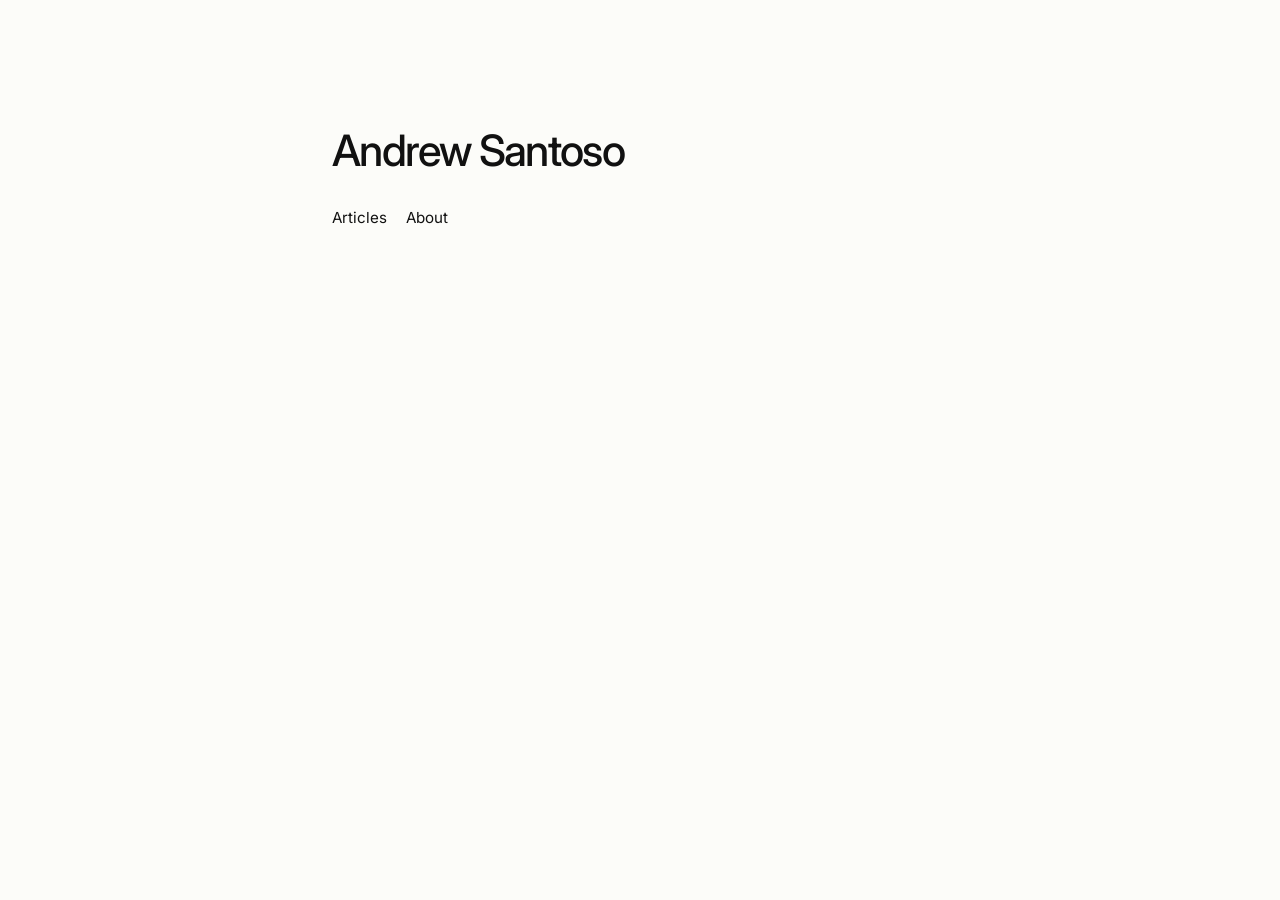
<file: index.html>
<!doctype html>
<html lang="en">
  <head>
    <meta charset="UTF-8" />
    <meta name="viewport" content="width=device-width, initial-scale=1.0" />

    <link rel="stylesheet" href="/css/styles.css" />
    <title>Andrew Santoso</title>

    <link rel="preconnect" href="https://fonts.googleapis.com" />
    <link rel="preconnect" href="https://fonts.gstatic.com" crossorigin />

    <link
      href="https://fonts.googleapis.com/css2?family=Inter:wght@400;500;600&display=swap"
      rel="stylesheet"
    />
  </head>

  <body>
    <main class="page">
      <header>
        <h1 class="site-title">
          <a href="/">Andrew Santoso</a>
        </h1>
        <p class="subtitle"></p>

        <nav>
          <a href="/articles/">Articles</a>
          <a href="/about/">About</a>
        </nav>
      </header>
    </main>
  </body>
</html>
</file>
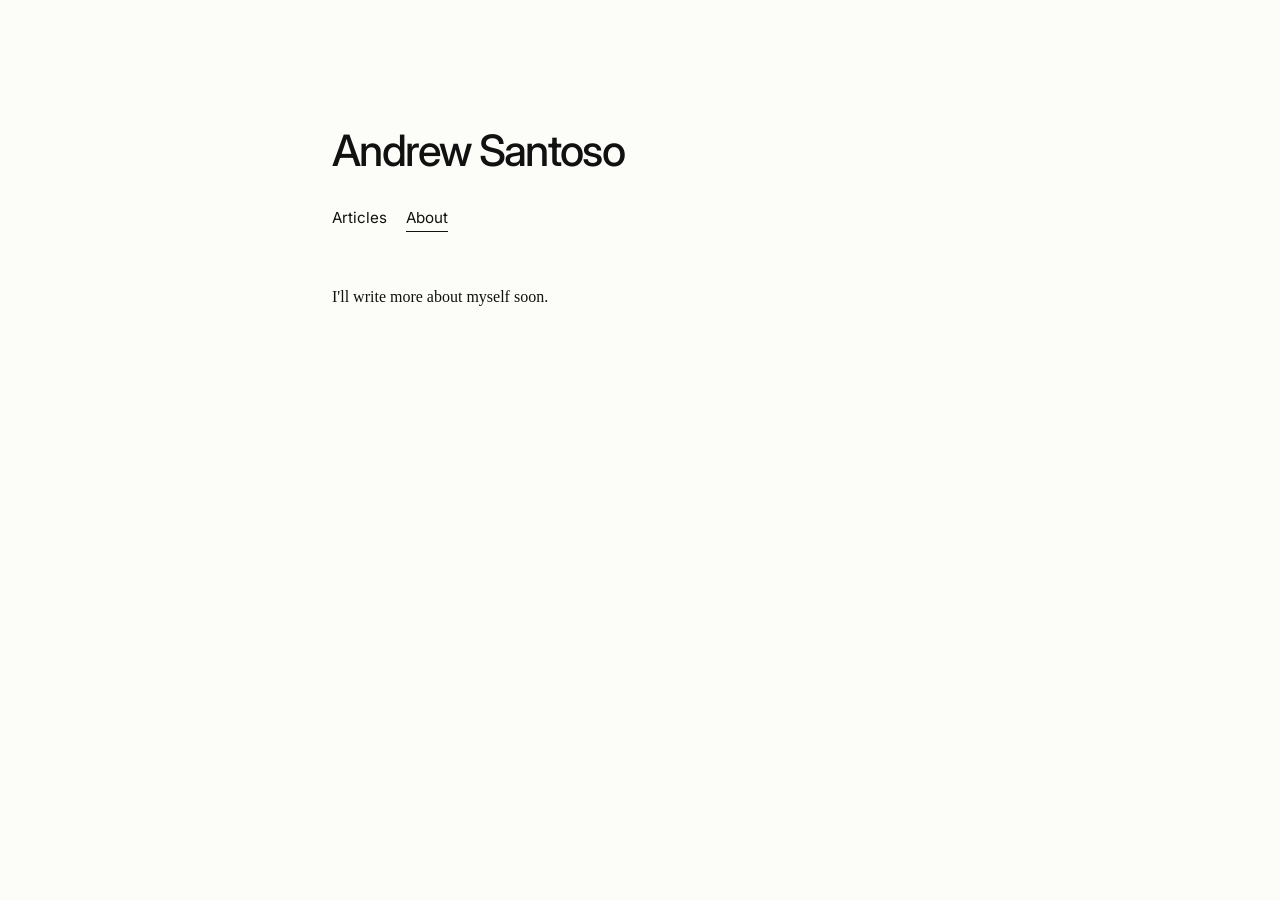
<file: about/index.html>
<!doctype html>
<html lang="en">
  <head>
    <meta charset="UTF-8" />
    <meta name="viewport" content="width=device-width, initial-scale=1.0" />
    <title>Andrew Santoso</title>
    <link rel="preconnect" href="https://fonts.googleapis.com" />
    <link rel="preconnect" href="https://fonts.gstatic.com" crossorigin />
    <link
      href="https://fonts.googleapis.com/css2?family=Inter:wght@400;500;600&display=swap"
      rel="stylesheet"
    />
    <link rel="stylesheet" href="/css/styles.css" />
  </head>
  <body>
    <main class="page">
      <header>
        <h1 class="site-title">
          <a href="/">Andrew Santoso</a>
        </h1>
        <p class="subtitle"></p>
        <nav>
          <a href="/articles/">Articles</a>
          <a href="/about/" class="active">About</a>
        </nav>
      </header>

      <section class="main-content">
        <p>I'll write more about myself soon.</p>
      </section>
    </main>
  </body>
</html>
</file>
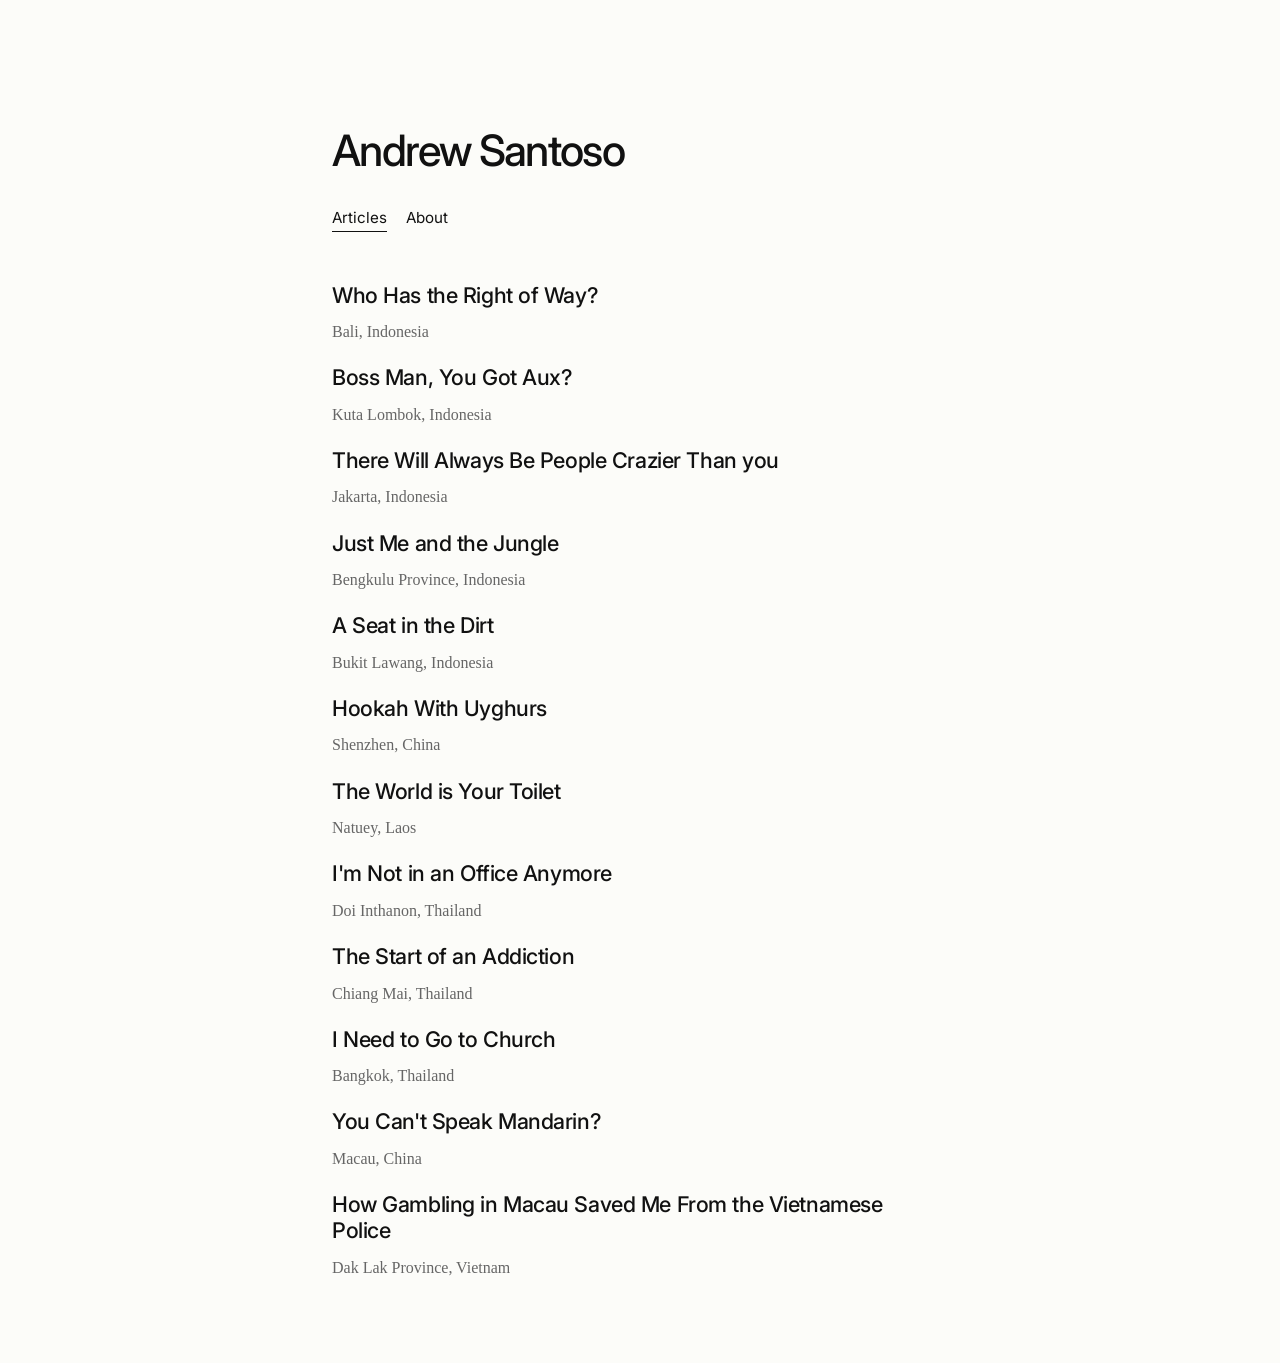
<file: articles/index.html>
<!doctype html>
<html lang="en">
  <head>
    <meta charset="UTF-8" />
    <meta name="viewport" content="width=device-width, initial-scale=1.0" />
    <title>Articles — Andrew Santoso</title>
    <link rel="preconnect" href="https://fonts.googleapis.com" />
    <link rel="preconnect" href="https://fonts.gstatic.com" crossorigin />
    <link
      href="https://fonts.googleapis.com/css2?family=Inter:wght@400;500;600&display=swap"
      rel="stylesheet"
    />
    <link rel="stylesheet" href="/css/styles.css" />
  </head>
  <body>
    <main class="page">
      <header>
        <h1 class="site-title">
          <a href="/">Andrew Santoso</a>
        </h1>
        <p class="subtitle"></p>

        <nav>
          <a href="/articles/" class="active">Articles</a>
          <a href="/about/">About</a>
        </nav>
      </header>

      <section class="main-content">
        <div class="list">
          <article class="item">
            <a
              class="article-title"
              href="/articles/who-has-the-right-of-way.html"
            >
              Who Has the Right of Way?
            </a>
            <div class="article-meta">Bali, Indonesia</div>
          </article>
          <article class="item">
            <a class="article-title" href="/articles/boss-man-you-got-aux.html">
              Boss Man, You Got Aux?
            </a>
            <div class="article-meta">Kuta Lombok, Indonesia</div>
          </article>
          <article class="item">
            <a
              class="article-title"
              href="/articles/there-will-always-be-people-crazier-than-you.html"
            >
              There Will Always Be People Crazier Than you
            </a>
            <div class="article-meta">Jakarta, Indonesia</div>
          </article>
          <article class="item">
            <a
              class="article-title"
              href="/articles/just-me-and-the-jungle.html"
            >
              Just Me and the Jungle
            </a>
            <div class="article-meta">Bengkulu Province, Indonesia</div>
          </article>
          <article class="item">
            <a class="article-title" href="/articles/a-seat-in-the-dirt.html">
              A Seat in the Dirt
            </a>
            <div class="article-meta">Bukit Lawang, Indonesia</div>
          </article>
          <article class="item">
            <a class="article-title" href="/articles/hookah-with-uyghurs.html">
              Hookah With Uyghurs
            </a>
            <div class="article-meta">Shenzhen, China</div>
          </article>
          <article class="item">
            <a
              class="article-title"
              href="/articles/the-world-is-your-toilet.html"
            >
              The World is Your Toilet
            </a>
            <div class="article-meta">Natuey, Laos</div>
          </article>
          <article class="item">
            <a
              class="article-title"
              href="/articles/im-not-in-an-office-anymore.html"
            >
              I'm Not in an Office Anymore
            </a>
            <div class="article-meta">Doi Inthanon, Thailand</div>
          </article>
          <article class="item">
            <a
              class="article-title"
              href="/articles/the-start-of-an-addiction.html"
            >
              The Start of an Addiction
            </a>
            <div class="article-meta">Chiang Mai, Thailand</div>
          </article>
          <article class="item">
            <a
              class="article-title"
              href="/articles/i-need-to-go-to-church.html"
            >
              I Need to Go to Church
            </a>
            <div class="article-meta">Bangkok, Thailand</div>
          </article>
          <article class="item">
            <a
              class="article-title"
              href="/articles/you-cant-speak-mandarin.html"
            >
              You Can't Speak Mandarin?
            </a>
            <div class="article-meta">Macau, China</div>
          </article>
          <article class="item">
            <a class="article-title" href="/articles/how-gambling.html">
              How Gambling in Macau Saved Me From the Vietnamese Police
            </a>
            <div class="article-meta">Dak Lak Province, Vietnam</div>
          </article>
        </div>
      </section>
    </main>
  </body>
</html>
</file>
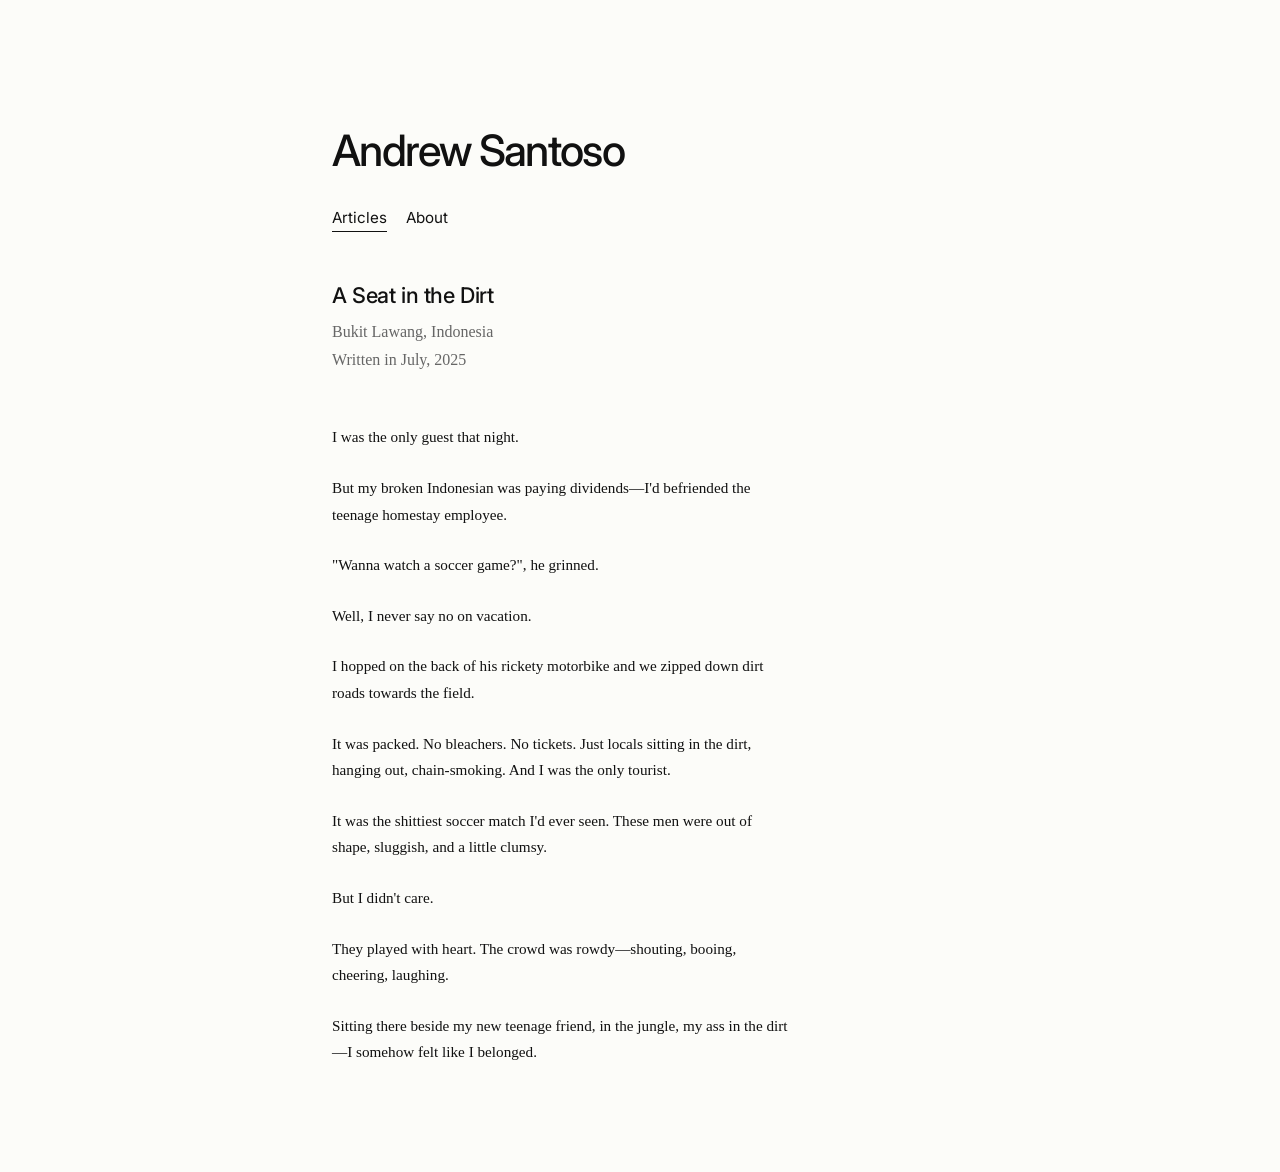
<file: articles/a-seat-in-the-dirt.html>
<!doctype html>
<html lang="en">
  <head>
    <meta charset="UTF-8" />
    <meta name="viewport" content="width=device-width, initial-scale=1.0" />
    <link rel="stylesheet" href="/css/styles.css" />
    <title>A Seat in the Dirt — Andrew Santoso</title>
    <link rel="preconnect" href="https://fonts.googleapis.com" />
    <link rel="preconnect" href="https://fonts.gstatic.com" crossorigin />
    <link
      href="https://fonts.googleapis.com/css2?family=Inter:wght@400;500;600&display=swap"
      rel="stylesheet"
    />
  </head>
  <body>
    <main class="page">
      <header>
        <h1 class="site-title">
          <a href="/">Andrew Santoso</a>
        </h1>
        <p class="subtitle"></p>

        <nav>
          <a href="/articles/" class="active">Articles</a>
          <a href="/about/">About</a>
        </nav>
      </header>
      <section class="main-content">
        <article>
          <h2 class="article-title">A Seat in the Dirt</h2>
          <div class="article-meta">
            Bukit Lawang, Indonesia<br />Written in July, 2025
          </div>

          <div class="article-body">
            <p>I was the only guest that night.</p>

            <p>
              But my broken Indonesian was paying dividends—I'd befriended the
              teenage homestay employee.
            </p>

            <p>"Wanna watch a soccer game?", he grinned.</p>

            <p>Well, I never say no on vacation.</p>

            <p>
              I hopped on the back of his rickety motorbike and we zipped down
              dirt roads towards the field.
            </p>

            <p>
              It was packed. No bleachers. No tickets. Just locals sitting in
              the dirt, hanging out, chain-smoking. And I was the only tourist.
            </p>

            <p>
              It was the shittiest soccer match I'd ever seen. These men were
              out of shape, sluggish, and a little clumsy.
            </p>

            <p>But I didn't care.</p>

            <p>
              They played with heart. The crowd was rowdy—shouting, booing,
              cheering, laughing.
            </p>

            <p>
              Sitting there beside my new teenage friend, in the jungle, my ass
              in the dirt—I somehow felt like I belonged.
            </p>
          </div>
        </article>
      </section>
    </main>
  </body>
</html>
</file>
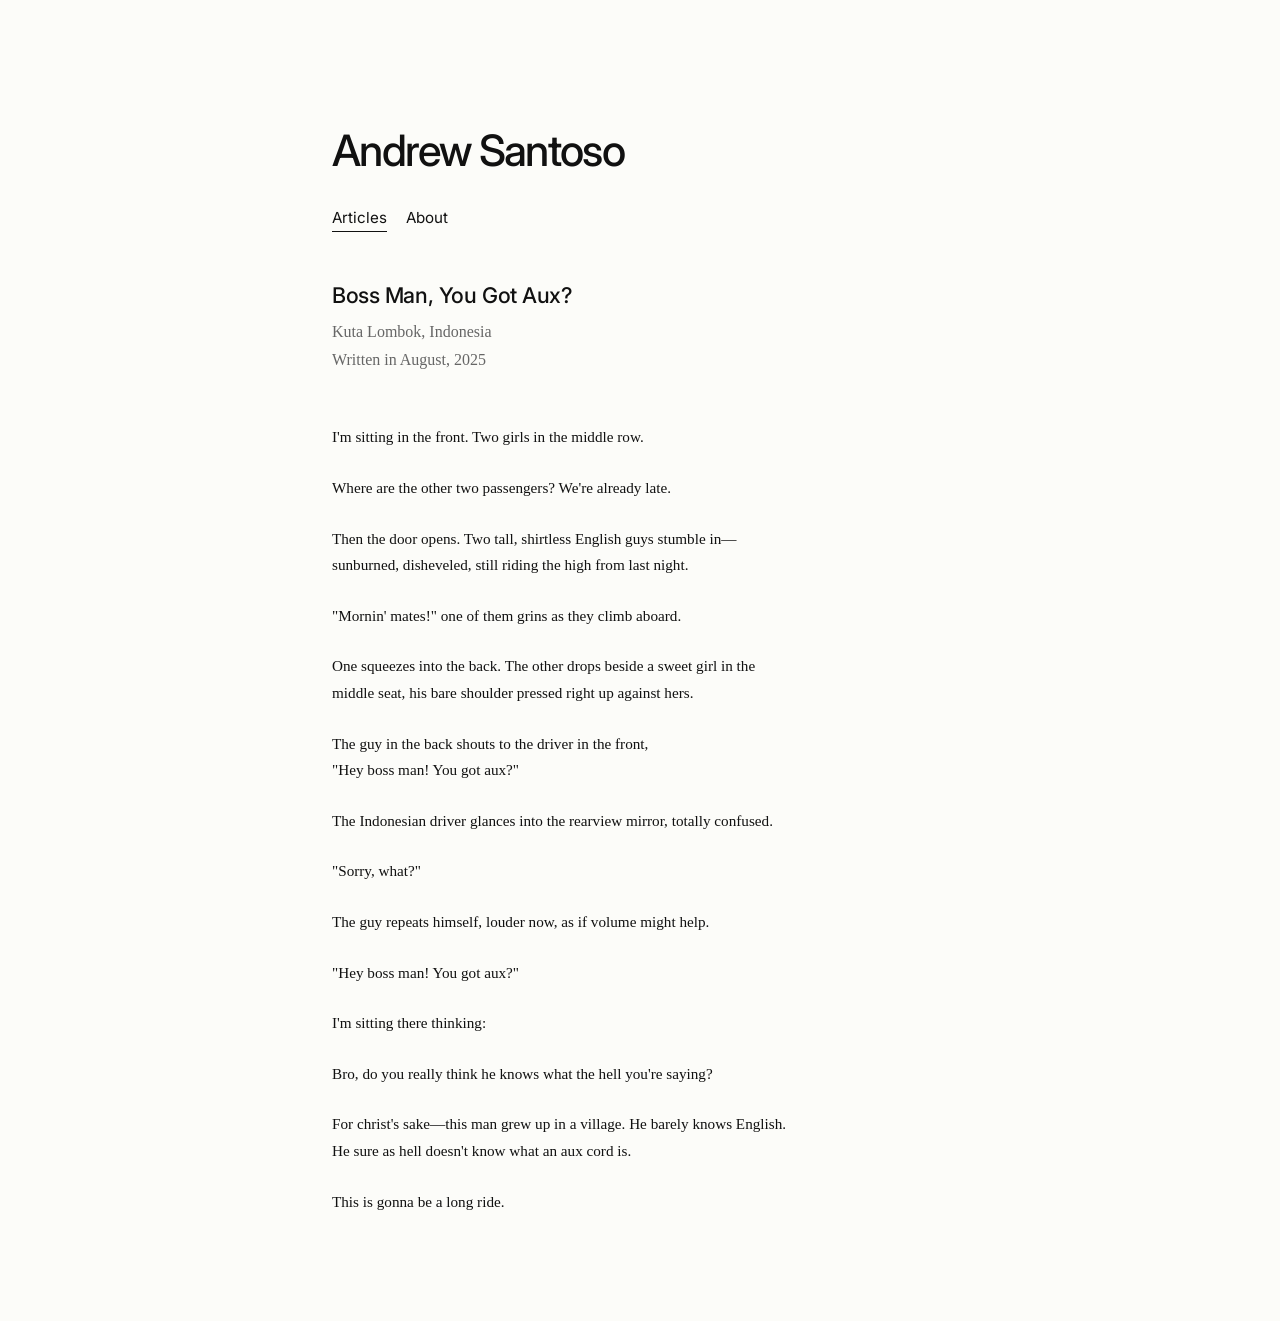
<file: articles/boss-man-you-got-aux.html>
<!doctype html>
<html lang="en">
  <head>
    <meta charset="UTF-8" />
    <meta name="viewport" content="width=device-width, initial-scale=1.0" />
    <link rel="stylesheet" href="/css/styles.css" />
    <title>Boss Man, You Got Aux? — Andrew Santoso</title>
    <link rel="preconnect" href="https://fonts.googleapis.com" />
    <link rel="preconnect" href="https://fonts.gstatic.com" crossorigin />
    <link
      href="https://fonts.googleapis.com/css2?family=Inter:wght@400;500;600&display=swap"
      rel="stylesheet"
    />
  </head>
  <body>
    <main class="page">
      <header>
        <h1 class="site-title">
          <a href="/">Andrew Santoso</a>
        </h1>
        <p class="subtitle"></p>

        <nav>
          <a href="/articles/" class="active">Articles</a>
          <a href="/about/">About</a>
        </nav>
      </header>
      <section class="main-content">
        <article>
          <h2 class="article-title">Boss Man, You Got Aux?</h2>
          <div class="article-meta">
            Kuta Lombok, Indonesia<br />Written in August, 2025
          </div>

          <div class="article-body">
            <p>I'm sitting in the front. Two girls in the middle row.</p>

            <p>Where are the other two passengers? We're already late.</p>

            <p>
              Then the door opens. Two tall, shirtless English guys stumble
              in—sunburned, disheveled, still riding the high from last night.
            </p>

            <p>"Mornin' mates!" one of them grins as they climb aboard.</p>

            <p>
              One squeezes into the back. The other drops beside a sweet girl in
              the middle seat, his bare shoulder pressed right up against hers.
            </p>

            <p>
              The guy in the back shouts to the driver in the front,<br />
              "Hey boss man! You got aux?"
            </p>

            <p>
              The Indonesian driver glances into the rearview mirror, totally
              confused.
            </p>

            <p>"Sorry, what?"</p>

            <p>The guy repeats himself, louder now, as if volume might help.</p>

            <p>"Hey boss man! You got aux?"</p>

            <p>I'm sitting there thinking:</p>

            <p>
              Bro, do you really think he knows what the hell you're saying?
            </p>

            <p>
              For christ's sake—this man grew up in a village. He barely knows
              English. He sure as hell doesn't know what an aux cord is.
            </p>

            <p>This is gonna be a long ride.</p>
          </div>
        </article>
      </section>
    </main>
  </body>
</html>
</file>
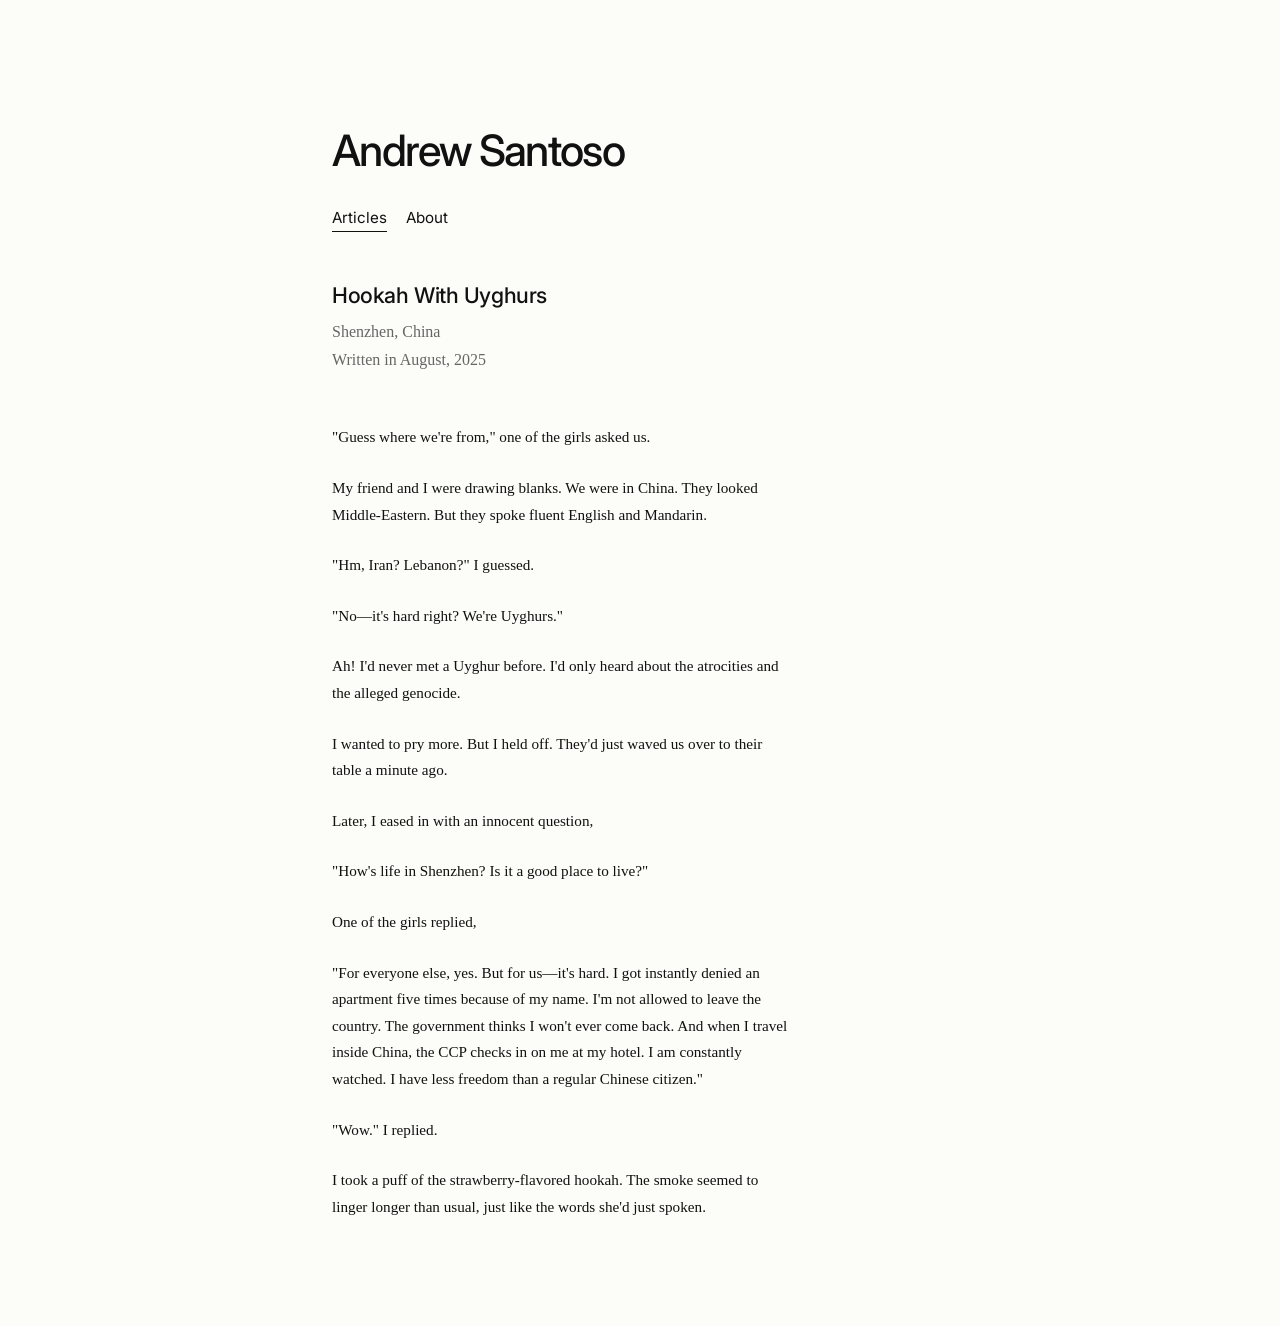
<file: articles/hookah-with-uyghurs.html>
<!doctype html>
<html lang="en">
  <head>
    <meta charset="UTF-8" />
    <meta name="viewport" content="width=device-width, initial-scale=1.0" />
    <link rel="stylesheet" href="/css/styles.css" />
    <title>Hookah With Uyghurs — Andrew Santoso</title>
    <link rel="preconnect" href="https://fonts.googleapis.com" />
    <link rel="preconnect" href="https://fonts.gstatic.com" crossorigin />
    <link
      href="https://fonts.googleapis.com/css2?family=Inter:wght@400;500;600&display=swap"
      rel="stylesheet"
    />
  </head>
  <body>
    <main class="page">
      <header>
        <h1 class="site-title">
          <a href="/">Andrew Santoso</a>
        </h1>
        <p class="subtitle"></p>

        <nav>
          <a href="/articles/" class="active">Articles</a>
          <a href="/about/">About</a>
        </nav>
      </header>
      <section class="main-content">
        <article>
          <h2 class="article-title">Hookah With Uyghurs</h2>
          <div class="article-meta">
            Shenzhen, China<br />Written in August, 2025
          </div>

          <div class="article-body">
            <p>"Guess where we're from," one of the girls asked us.</p>

            <p>
              My friend and I were drawing blanks. We were in China. They looked
              Middle-Eastern. But they spoke fluent English and Mandarin.
            </p>

            <p>"Hm, Iran? Lebanon?" I guessed.</p>

            <p>"No—it's hard right? We're Uyghurs."</p>

            <p>
              Ah! I'd never met a Uyghur before. I'd only heard about the
              atrocities and the alleged genocide.
            </p>

            <p>
              I wanted to pry more. But I held off. They'd just waved us over to
              their table a minute ago.
            </p>

            <p>Later, I eased in with an innocent question,</p>

            <p>"How's life in Shenzhen? Is it a good place to live?"</p>

            <p>One of the girls replied,</p>

            <p>
              "For everyone else, yes. But for us—it's hard. I got instantly
              denied an apartment five times because of my name. I'm not allowed
              to leave the country. The government thinks I won't ever come
              back. And when I travel inside China, the CCP checks in on me at
              my hotel. I am constantly watched. I have less freedom than a
              regular Chinese citizen."
            </p>

            <p>"Wow." I replied.</p>

            <p>
              I took a puff of the strawberry-flavored hookah. The smoke seemed
              to linger longer than usual, just like the words she'd just
              spoken.
            </p>
          </div>
        </article>
      </section>
    </main>
  </body>
</html>
</file>
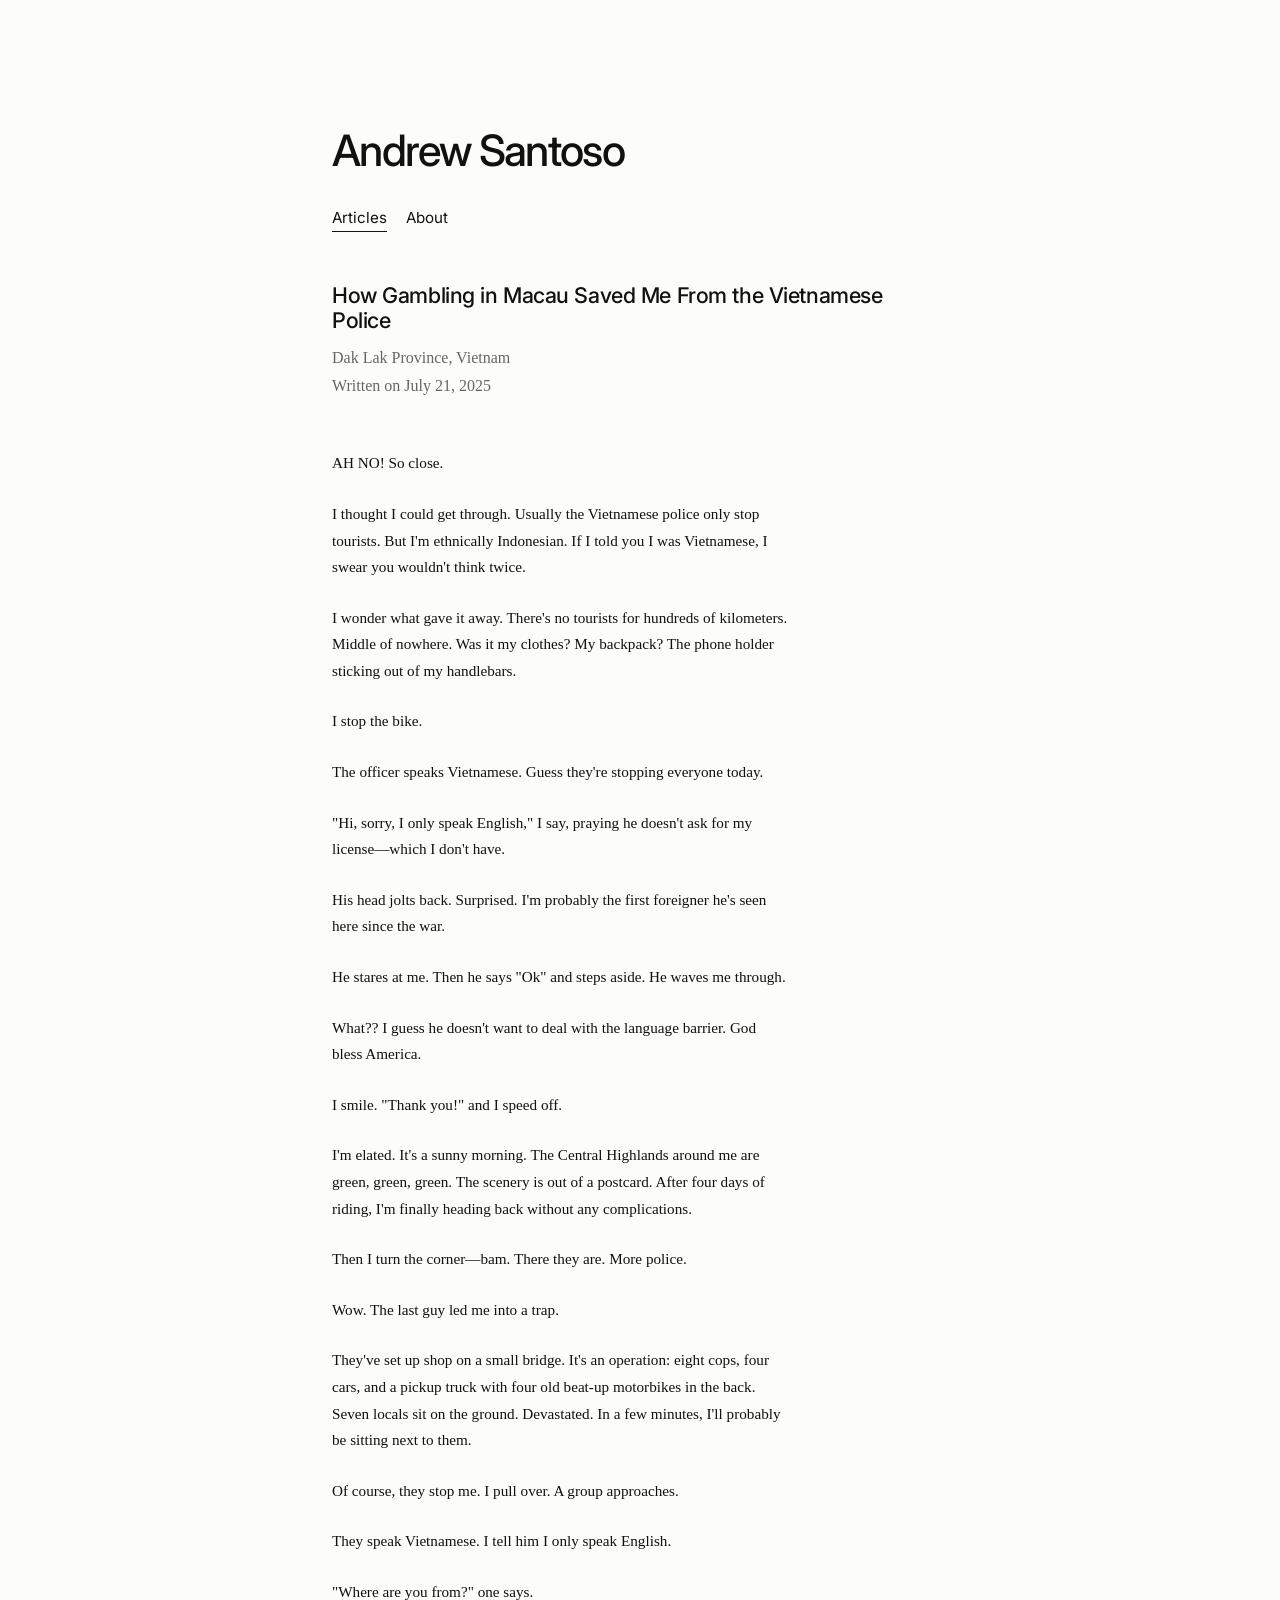
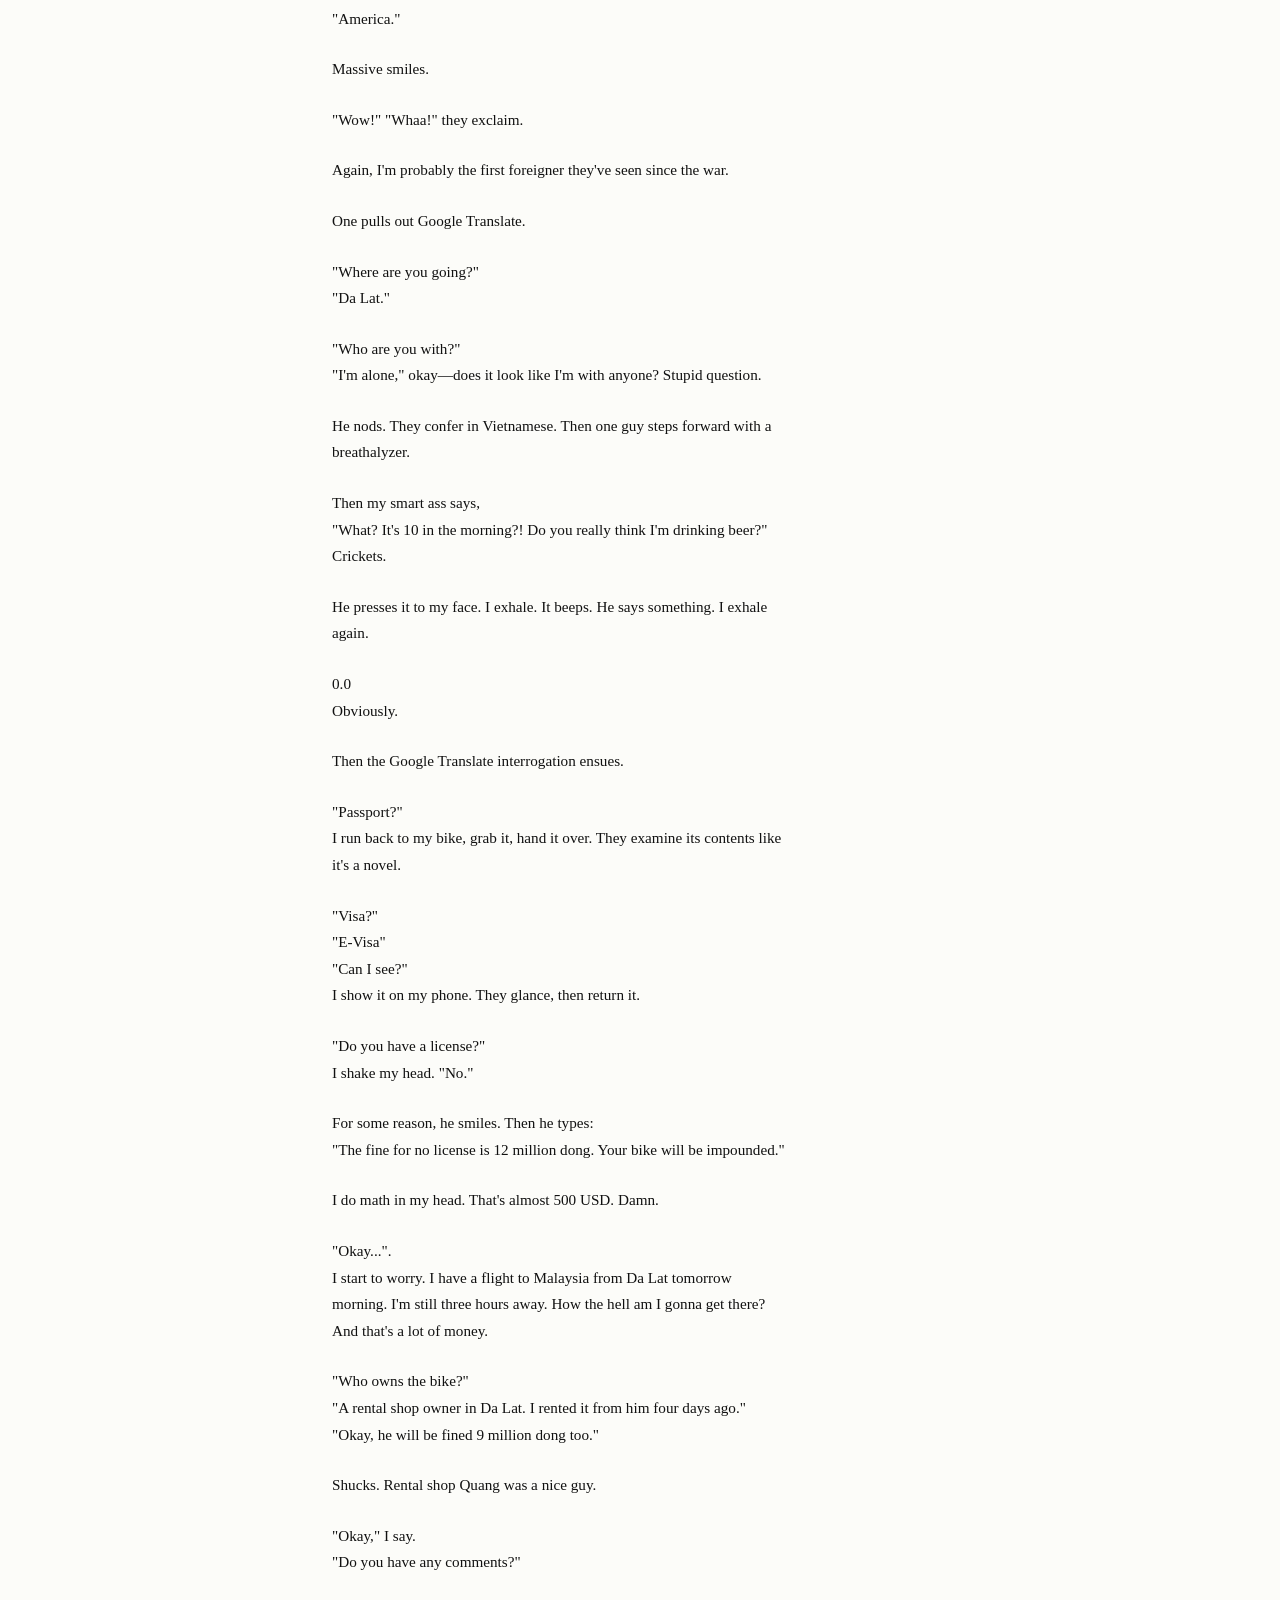
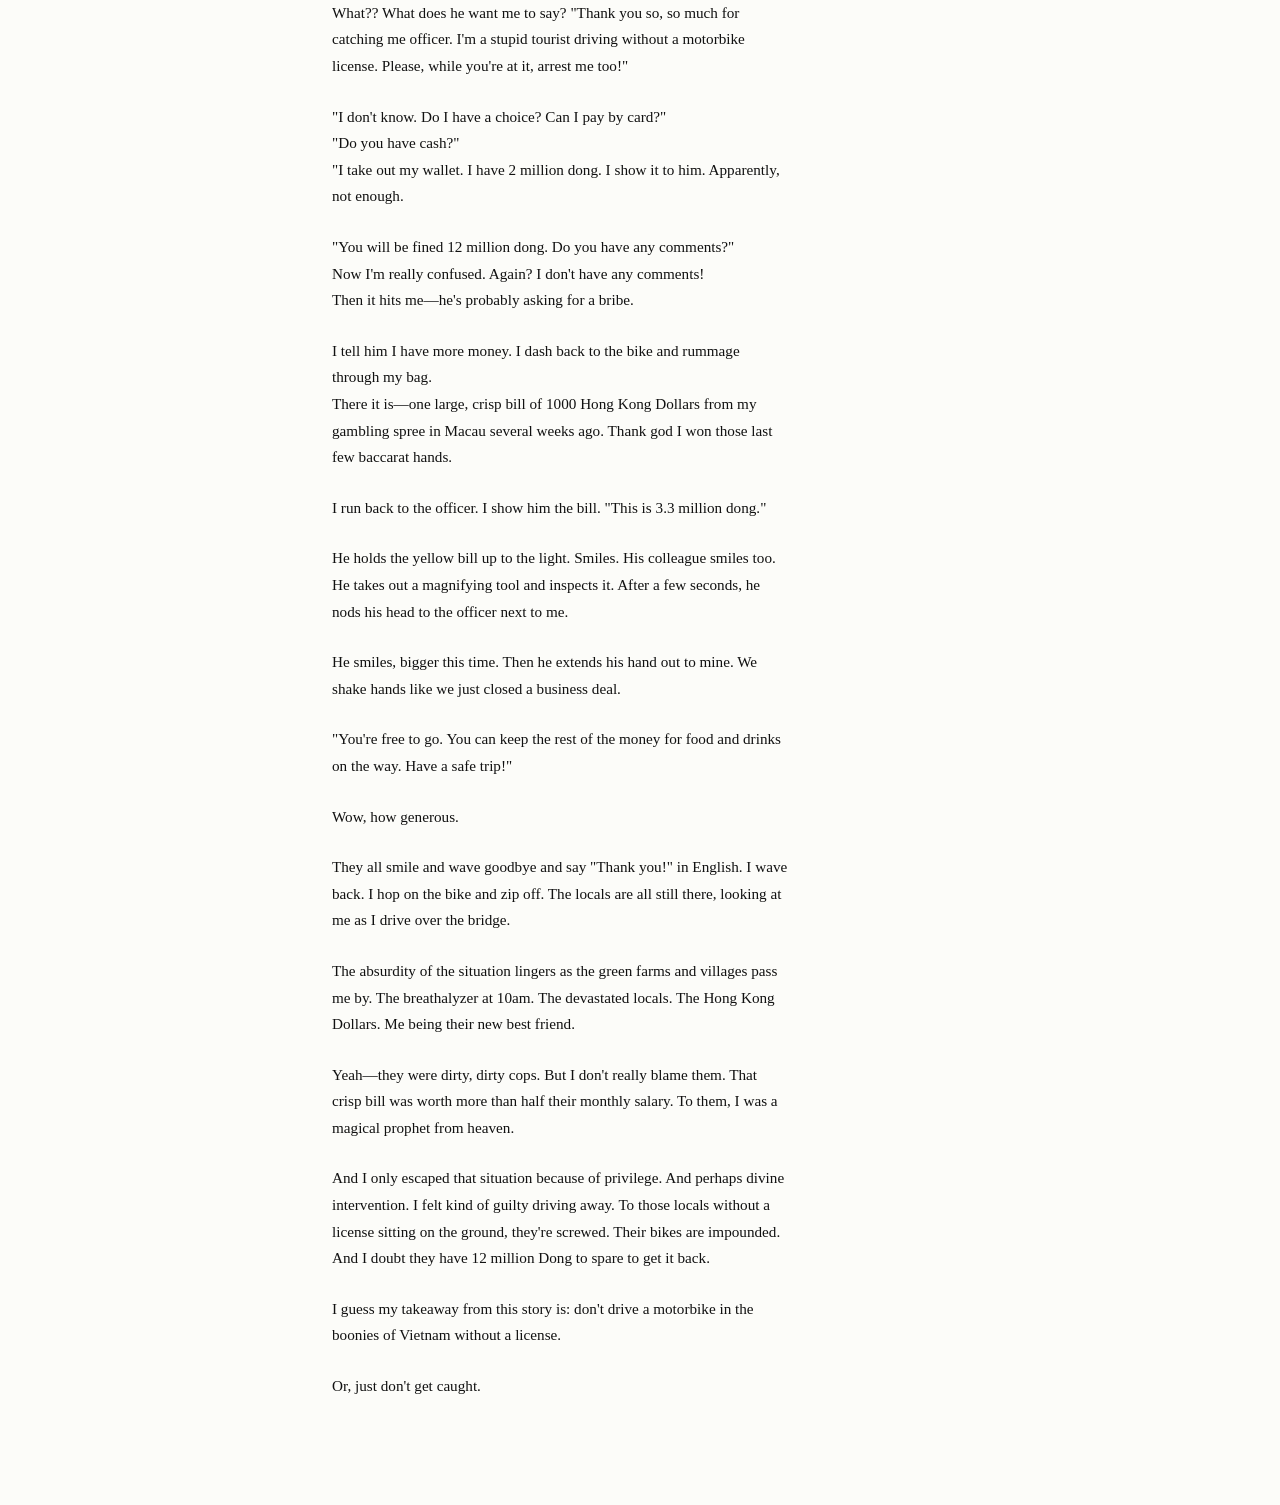
<file: articles/how-gambling.html>
<!doctype html>
<html lang="en">
  <head>
    <meta charset="UTF-8" />
    <meta name="viewport" content="width=device-width, initial-scale=1.0" />
    <link rel="stylesheet" href="/css/styles.css" />
    <title>
      How Gambling in Macau Saved Me From the Vietnamese Police — Andrew Santoso
    </title>
    <link rel="preconnect" href="https://fonts.googleapis.com" />
    <link rel="preconnect" href="https://fonts.gstatic.com" crossorigin />
    <link
      href="https://fonts.googleapis.com/css2?family=Inter:wght@400;500;600&display=swap"
      rel="stylesheet"
    />
  </head>
  <body>
    <main class="page">
      <header>
        <h1 class="site-title">
          <a href="/">Andrew Santoso</a>
        </h1>
        <p class="subtitle"></p>

        <nav>
          <a href="/articles/" class="active">Articles</a>
          <a href="/about/">About</a>
        </nav>
      </header>
      <section class="main-content">
        <article>
          <h2 class="article-title">
            How Gambling in Macau Saved Me From the Vietnamese Police
          </h2>
          <div class="article-meta">
            Dak Lak Province, Vietnam<br />Written on July 21, 2025
          </div>

          <div class="article-body">
            <p>AH NO! So close.</p>

            <p>
              I thought I could get through. Usually the Vietnamese police only
              stop tourists. But I'm ethnically Indonesian. If I told you I was
              Vietnamese, I swear you wouldn't think twice.
            </p>

            <p>
              I wonder what gave it away. There's no tourists for hundreds of
              kilometers. Middle of nowhere. Was it my clothes? My backpack? The
              phone holder sticking out of my handlebars.
            </p>

            <p>I stop the bike.</p>

            <p>
              The officer speaks Vietnamese. Guess they're stopping everyone
              today.
            </p>

            <p>
              "Hi, sorry, I only speak English," I say, praying he doesn't ask
              for my license—which I don't have.
            </p>

            <p>
              His head jolts back. Surprised. I'm probably the first foreigner
              he's seen here since the war.
            </p>

            <p>
              He stares at me. Then he says "Ok" and steps aside. He waves me
              through.
            </p>

            <p>
              What?? I guess he doesn't want to deal with the language barrier.
              God bless America.
            </p>

            <p>I smile. "Thank you!" and I speed off.</p>

            <p>
              I'm elated. It's a sunny morning. The Central Highlands around me
              are green, green, green. The scenery is out of a postcard. After
              four days of riding, I'm finally heading back without any
              complications.
            </p>

            <p>Then I turn the corner—bam. There they are. More police.</p>

            <p>Wow. The last guy led me into a trap.</p>

            <p>
              They've set up shop on a small bridge. It's an operation: eight
              cops, four cars, and a pickup truck with four old beat-up
              motorbikes in the back. Seven locals sit on the ground.
              Devastated. In a few minutes, I'll probably be sitting next to
              them.
            </p>

            <p>Of course, they stop me. I pull over. A group approaches.</p>

            <p>They speak Vietnamese. I tell him I only speak English.</p>

            <p>
              "Where are you from?" one says.<br />
              "America."
            </p>

            <p>Massive smiles.</p>

            <p>"Wow!" "Whaa!" they exclaim.</p>

            <p>
              Again, I'm probably the first foreigner they've seen since the
              war.
            </p>

            <p>One pulls out Google Translate.</p>

            <p>
              "Where are you going?"<br />
              "Da Lat."
            </p>

            <p>
              "Who are you with?"<br />
              "I'm alone," okay—does it look like I'm with anyone? Stupid
              question.
            </p>

            <p>
              He nods. They confer in Vietnamese. Then one guy steps forward
              with a breathalyzer.
            </p>

            <p>
              Then my smart ass says,<br />
              "What? It's 10 in the morning?! Do you really think I'm drinking
              beer?"<br />
              Crickets.
            </p>

            <p>
              He presses it to my face. I exhale. It beeps. He says something. I
              exhale again.
            </p>

            <p>
              0.0<br />
              Obviously.
            </p>

            <p>Then the Google Translate interrogation ensues.</p>

            <p>
              "Passport?"<br />
              I run back to my bike, grab it, hand it over. They examine its
              contents like it's a novel.
            </p>

            <p>
              "Visa?"<br />
              "E-Visa"<br />
              "Can I see?"<br />
              I show it on my phone. They glance, then return it.
            </p>

            <p>
              "Do you have a license?"<br />
              I shake my head. "No."
            </p>

            <p>
              For some reason, he smiles. Then he types:<br />
              "The fine for no license is 12 million dong. Your bike will be
              impounded."
            </p>

            <p>I do math in my head. That's almost 500 USD. Damn.</p>

            <p>
              "Okay...".<br />
              I start to worry. I have a flight to Malaysia from Da Lat tomorrow
              morning. I'm still three hours away. How the hell am I gonna get
              there? And that's a lot of money.
            </p>

            <p>
              "Who owns the bike?"<br />
              "A rental shop owner in Da Lat. I rented it from him four days
              ago."<br />
              "Okay, he will be fined 9 million dong too."
            </p>

            <p>Shucks. Rental shop Quang was a nice guy.</p>

            <p>
              "Okay," I say.<br />
              "Do you have any comments?"
            </p>

            <p>
              What?? What does he want me to say? "Thank you so, so much for
              catching me officer. I'm a stupid tourist driving without a
              motorbike license. Please, while you're at it, arrest me too!"
            </p>

            <p>
              "I don't know. Do I have a choice? Can I pay by card?"<br />
              "Do you have cash?"<br />
              "I take out my wallet. I have 2 million dong. I show it to him.
              Apparently, not enough.
            </p>

            <p>
              "You will be fined 12 million dong. Do you have any comments?"<br />
              Now I'm really confused. Again? I don't have any comments!<br />
              Then it hits me—he's probably asking for a bribe.
            </p>

            <p>
              I tell him I have more money. I dash back to the bike and rummage
              through my bag.<br />
              There it is—one large, crisp bill of 1000 Hong Kong Dollars from
              my gambling spree in Macau several weeks ago. Thank god I won
              those last few baccarat hands.
            </p>

            <p>
              I run back to the officer. I show him the bill. "This is 3.3
              million dong."
            </p>

            <p>
              He holds the yellow bill up to the light. Smiles. His colleague
              smiles too. He takes out a magnifying tool and inspects it. After
              a few seconds, he nods his head to the officer next to me.
            </p>

            <p>
              He smiles, bigger this time. Then he extends his hand out to mine.
              We shake hands like we just closed a business deal.
            </p>

            <p>
              "You're free to go. You can keep the rest of the money for food
              and drinks on the way. Have a safe trip!"
            </p>

            <p>Wow, how generous.</p>

            <p>
              They all smile and wave goodbye and say "Thank you!" in English. I
              wave back. I hop on the bike and zip off. The locals are all still
              there, looking at me as I drive over the bridge.
            </p>

            <p>
              The absurdity of the situation lingers as the green farms and
              villages pass me by. The breathalyzer at 10am. The devastated
              locals. The Hong Kong Dollars. Me being their new best friend.
            </p>

            <p>
              Yeah—they were dirty, dirty cops. But I don't really blame them.
              That crisp bill was worth more than half their monthly salary. To
              them, I was a magical prophet from heaven.
            </p>

            <p>
              And I only escaped that situation because of privilege. And
              perhaps divine intervention. I felt kind of guilty driving away.
              To those locals without a license sitting on the ground, they're
              screwed. Their bikes are impounded. And I doubt they have 12
              million Dong to spare to get it back.
            </p>

            <p>
              I guess my takeaway from this story is: don't drive a motorbike in
              the boonies of Vietnam without a license.
            </p>

            <p>Or, just don't get caught.</p>
          </div>
        </article>
      </section>
    </main>
  </body>
</html>
</file>
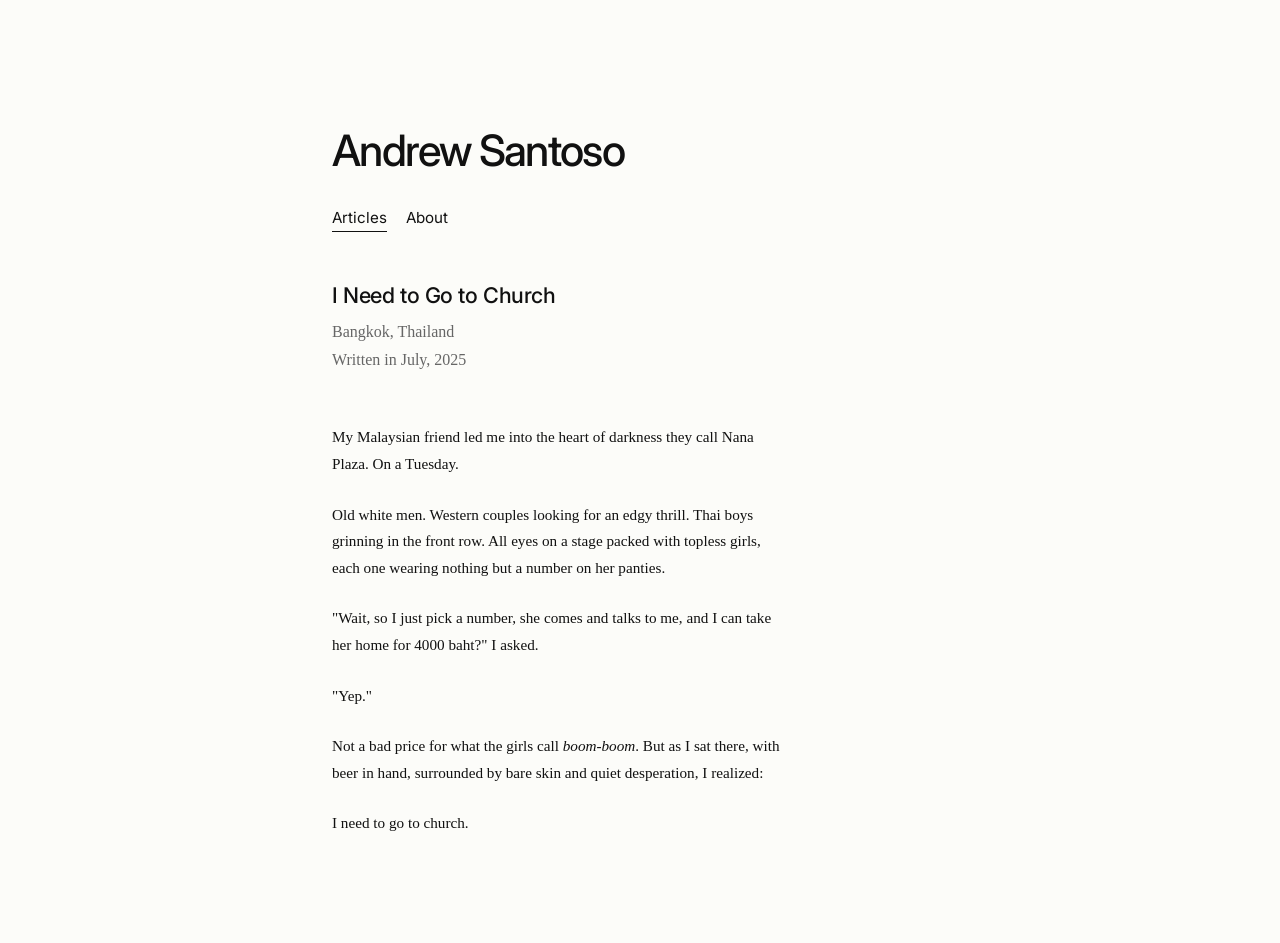
<file: articles/i-need-to-go-to-church.html>
<!doctype html>
<html lang="en">
  <head>
    <meta charset="UTF-8" />
    <meta name="viewport" content="width=device-width, initial-scale=1.0" />
    <link rel="stylesheet" href="/css/styles.css" />
    <title>I Need to Go to Church — Andrew Santoso</title>
    <link rel="preconnect" href="https://fonts.googleapis.com" />
    <link rel="preconnect" href="https://fonts.gstatic.com" crossorigin />
    <link
      href="https://fonts.googleapis.com/css2?family=Inter:wght@400;500;600&display=swap"
      rel="stylesheet"
    />
  </head>
  <body>
    <main class="page">
      <header>
        <h1 class="site-title">
          <a href="/">Andrew Santoso</a>
        </h1>
        <p class="subtitle"></p>

        <nav>
          <a href="/articles/" class="active">Articles</a>
          <a href="/about/">About</a>
        </nav>
      </header>
      <section class="main-content">
        <article>
          <h2 class="article-title">I Need to Go to Church</h2>
          <div class="article-meta">
            Bangkok, Thailand<br />Written in July, 2025
          </div>

          <div class="article-body">
            <p>
              My Malaysian friend led me into the heart of darkness they call
              Nana Plaza. On a Tuesday.
            </p>

            <p>
              Old white men. Western couples looking for an edgy thrill. Thai
              boys grinning in the front row. All eyes on a stage packed with
              topless girls, each one wearing nothing but a number on her
              panties.
            </p>

            <p>
              "Wait, so I just pick a number, she comes and talks to me, and I
              can take her home for 4000 baht?" I asked.
            </p>

            <p>"Yep."</p>

            <p>
              Not a bad price for what the girls call <i>boom-boom</i>. But as I
              sat there, with beer in hand, surrounded by bare skin and quiet
              desperation, I realized:
            </p>

            <p>I need to go to church.</p>
          </div>
        </article>
      </section>
    </main>
  </body>
</html>
</file>
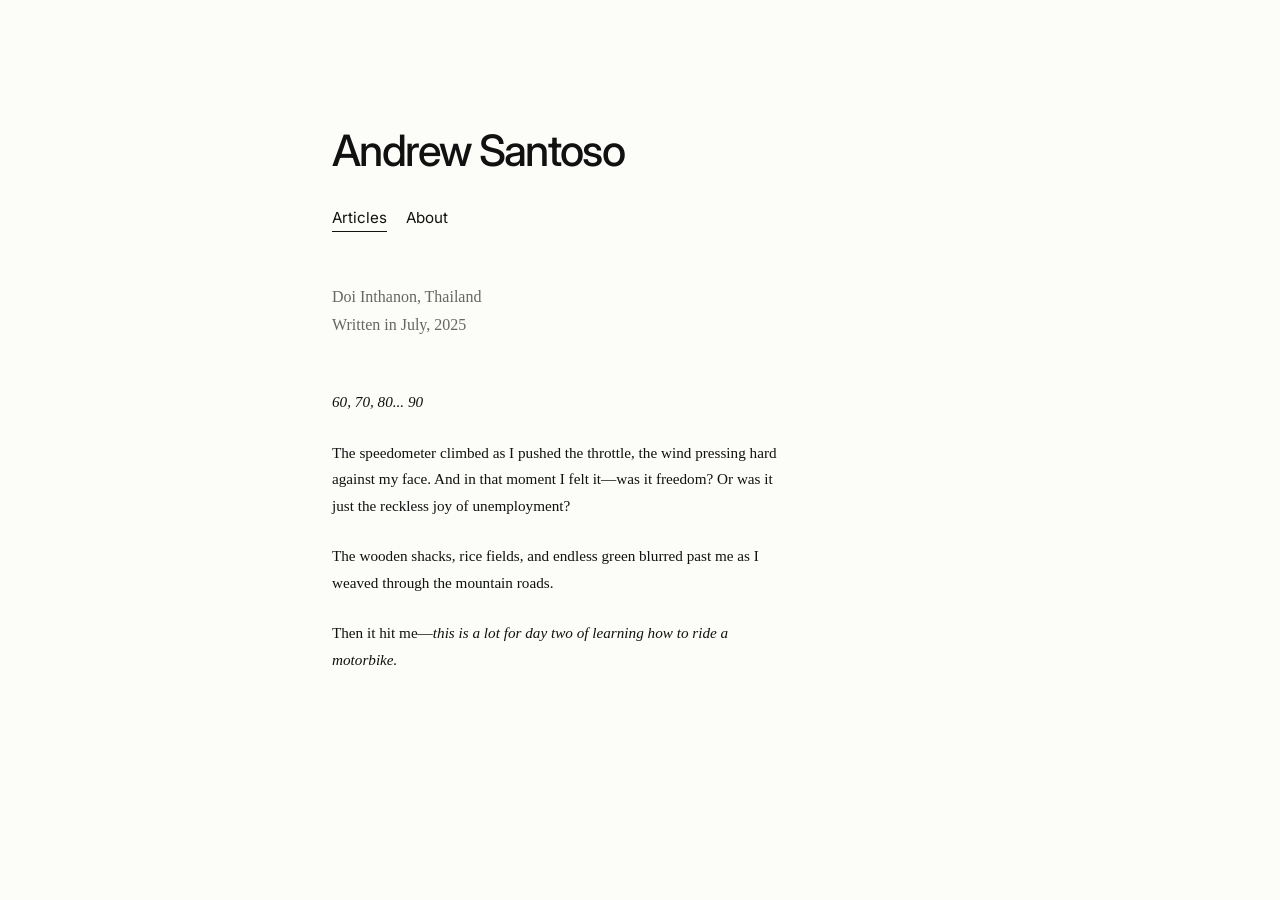
<file: articles/im-not-in-an-office-anymore.html>
<!doctype html>
<html lang="en">
  <head>
    <meta charset="UTF-8" />
    <meta name="viewport" content="width=device-width, initial-scale=1.0" />
    <link rel="stylesheet" href="/css/styles.css" />
    <title>I'm Not in an Office Anymore — Andrew Santoso</title>
    <link rel="preconnect" href="https://fonts.googleapis.com" />
    <link rel="preconnect" href="https://fonts.gstatic.com" crossorigin />
    <link
      href="https://fonts.googleapis.com/css2?family=Inter:wght@400;500;600&display=swap"
      rel="stylesheet"
    />
  </head>
  <body>
    <main class="page">
      <header>
        <h1 class="site-title">
          <a href="/">Andrew Santoso</a>
        </h1>
        <p class="subtitle"></p>

        <nav>
          <a href="/articles/" class="active">Articles</a>
          <a href="/about/">About</a>
        </nav>
      </header>
      <section class="main-content">
        <article>
          <div class="article-meta">
            Doi Inthanon, Thailand <br />Written in July, 2025
          </div>

          <div class="article-body">
            <p><i>60, 70, 80... 90</i></p>

            <p>
              The speedometer climbed as I pushed the throttle, the wind
              pressing hard against my face. And in that moment I felt it—was it
              freedom? Or was it just the reckless joy of unemployment?
            </p>

            <p>
              The wooden shacks, rice fields, and endless green blurred past me
              as I weaved through the mountain roads.
            </p>

            <p>
              Then it hit me—<i
                >this is a lot for day two of learning how to ride a
                motorbike.</i
              >
            </p>
          </div>
        </article>
      </section>
    </main>
  </body>
</html>
</file>
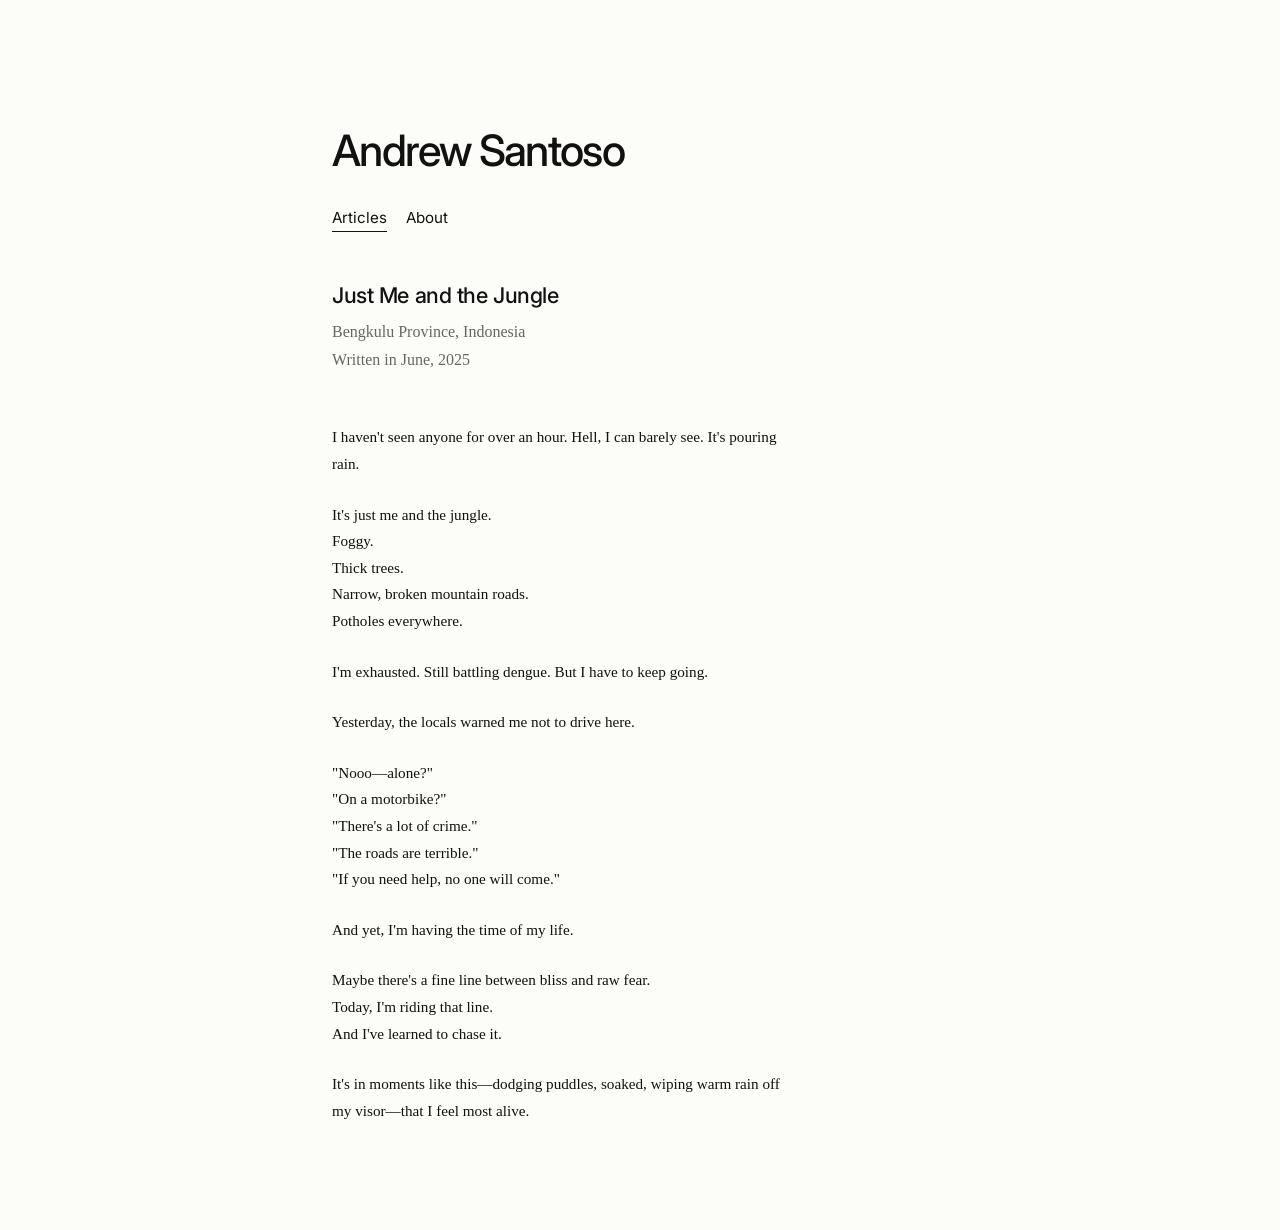
<file: articles/just-me-and-the-jungle.html>
<!doctype html>
<html lang="en">
  <head>
    <meta charset="UTF-8" />
    <meta name="viewport" content="width=device-width, initial-scale=1.0" />
    <link rel="stylesheet" href="/css/styles.css" />
    <title>Just Me and the Jungle — Andrew Santoso</title>
    <link rel="preconnect" href="https://fonts.googleapis.com" />
    <link rel="preconnect" href="https://fonts.gstatic.com" crossorigin />
    <link
      href="https://fonts.googleapis.com/css2?family=Inter:wght@400;500;600&display=swap"
      rel="stylesheet"
    />
  </head>
  <body>
    <main class="page">
      <header>
        <h1 class="site-title">
          <a href="/">Andrew Santoso</a>
        </h1>
        <p class="subtitle"></p>

        <nav>
          <a href="/articles/" class="active">Articles</a>
          <a href="/about/">About</a>
        </nav>
      </header>
      <section class="main-content">
        <article>
          <h2 class="article-title">Just Me and the Jungle</h2>
          <div class="article-meta">
            Bengkulu Province, Indonesia<br />Written in June, 2025
          </div>

          <div class="article-body">
            <p>
              I haven't seen anyone for over an hour. Hell, I can barely see.
              It's pouring rain.
            </p>

            <p>
              It's just me and the jungle.<br />
              Foggy.<br />
              Thick trees.<br />
              Narrow, broken mountain roads.<br />
              Potholes everywhere.
            </p>

            <p>
              I'm exhausted. Still battling dengue. But I have to keep going.
            </p>

            <p>Yesterday, the locals warned me not to drive here.</p>

            <p>
              "Nooo—alone?"<br />
              "On a motorbike?"<br />
              "There's a lot of crime."<br />
              "The roads are terrible."<br />
              "If you need help, no one will come."
            </p>

            <p>And yet, I'm having the time of my life.</p>

            <p>
              Maybe there's a fine line between bliss and raw fear.<br />
              Today, I'm riding that line.<br />
              And I've learned to chase it.
            </p>

            <p>
              It's in moments like this—dodging puddles, soaked, wiping warm
              rain off my visor—that I feel most alive.
            </p>
          </div>
        </article>
      </section>
    </main>
  </body>
</html>
</file>
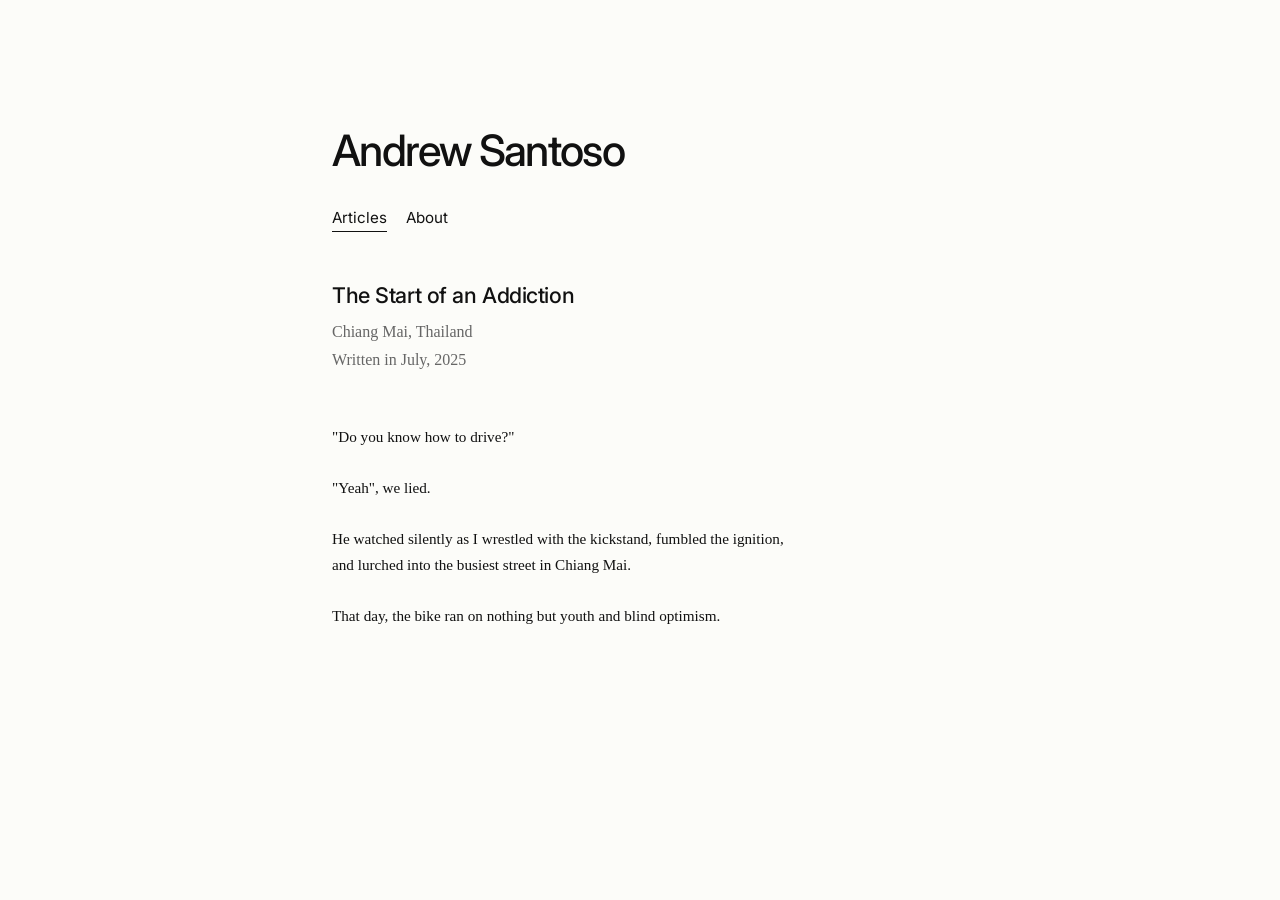
<file: articles/the-start-of-an-addiction.html>
<!doctype html>
<html lang="en">
  <head>
    <meta charset="UTF-8" />
    <meta name="viewport" content="width=device-width, initial-scale=1.0" />
    <link rel="stylesheet" href="/css/styles.css" />
    <title>The Start of an Addiction — Andrew Santoso</title>
    <link rel="preconnect" href="https://fonts.googleapis.com" />
    <link rel="preconnect" href="https://fonts.gstatic.com" crossorigin />
    <link
      href="https://fonts.googleapis.com/css2?family=Inter:wght@400;500;600&display=swap"
      rel="stylesheet"
    />
  </head>
  <body>
    <main class="page">
      <header>
        <h1 class="site-title">
          <a href="/">Andrew Santoso</a>
        </h1>
        <p class="subtitle"></p>

        <nav>
          <a href="/articles/" class="active">Articles</a>
          <a href="/about/">About</a>
        </nav>
      </header>
      <section class="main-content">
        <article>
          <h2 class="article-title">The Start of an Addiction</h2>
          <div class="article-meta">
            Chiang Mai, Thailand<br />Written in July, 2025
          </div>

          <div class="article-body">
            <p>"Do you know how to drive?"</p>

            <p>"Yeah", we lied.</p>

            <p>
              He watched silently as I wrestled with the kickstand, fumbled the
              ignition, and lurched into the busiest street in Chiang Mai.
            </p>

            <p>
              That day, the bike ran on nothing but youth and blind optimism.
            </p>
          </div>
        </article>
      </section>
    </main>
  </body>
</html>
</file>
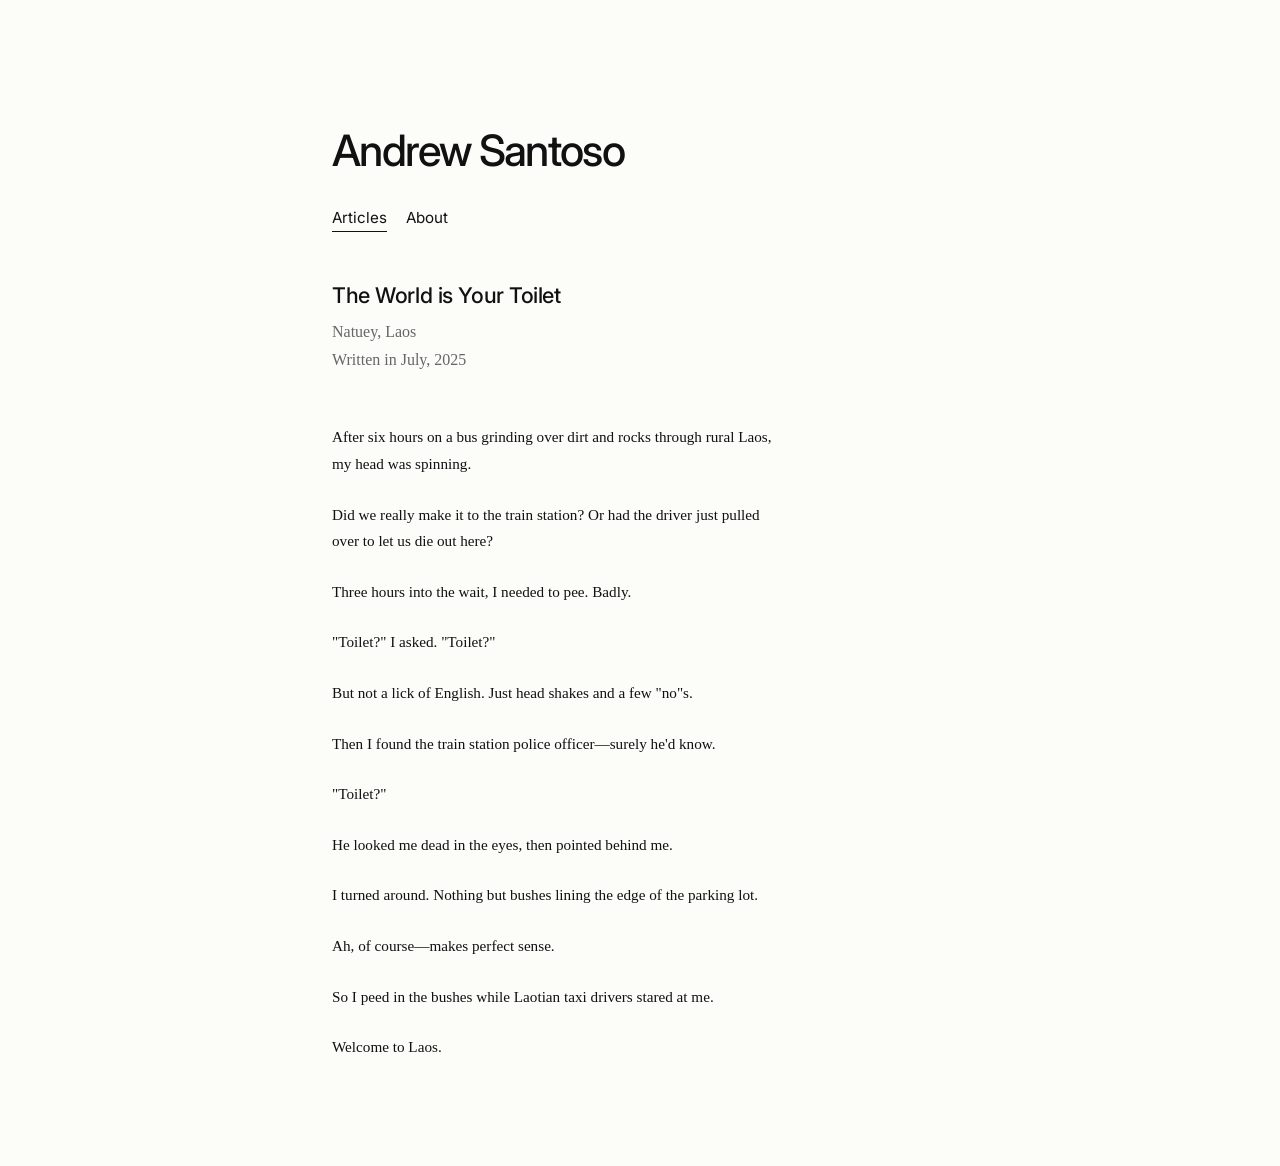
<file: articles/the-world-is-your-toilet.html>
<!doctype html>
<html lang="en">
  <head>
    <meta charset="UTF-8" />
    <meta name="viewport" content="width=device-width, initial-scale=1.0" />
    <link rel="stylesheet" href="/css/styles.css" />
    <title>The World is Your Toilet — Andrew Santoso</title>
    <link rel="preconnect" href="https://fonts.googleapis.com" />
    <link rel="preconnect" href="https://fonts.gstatic.com" crossorigin />
    <link
      href="https://fonts.googleapis.com/css2?family=Inter:wght@400;500;600&display=swap"
      rel="stylesheet"
    />
  </head>
  <body>
    <main class="page">
      <header>
        <h1 class="site-title">
          <a href="/">Andrew Santoso</a>
        </h1>
        <p class="subtitle"></p>

        <nav>
          <a href="/articles/" class="active">Articles</a>
          <a href="/about/">About</a>
        </nav>
      </header>
      <section class="main-content">
        <article>
          <h2 class="article-title">The World is Your Toilet</h2>
          <div class="article-meta">
            Natuey, Laos<br />Written in July, 2025
          </div>

          <div class="article-body">
            <p>
              After six hours on a bus grinding over dirt and rocks through
              rural Laos, my head was spinning.
            </p>

            <p>
              Did we really make it to the train station? Or had the driver just
              pulled over to let us die out here?
            </p>

            <p>Three hours into the wait, I needed to pee. Badly.</p>

            <p>"Toilet?" I asked. "Toilet?"</p>

            <p>But not a lick of English. Just head shakes and a few "no"s.</p>

            <p>
              Then I found the train station police officer—surely he'd know.
            </p>

            <p>"Toilet?"</p>

            <p>He looked me dead in the eyes, then pointed behind me.</p>

            <p>
              I turned around. Nothing but bushes lining the edge of the parking
              lot.
            </p>

            <p>Ah, of course—makes perfect sense.</p>

            <p>
              So I peed in the bushes while Laotian taxi drivers stared at me.
            </p>

            <p>Welcome to Laos.</p>
          </div>
        </article>
      </section>
    </main>
  </body>
</html>
</file>
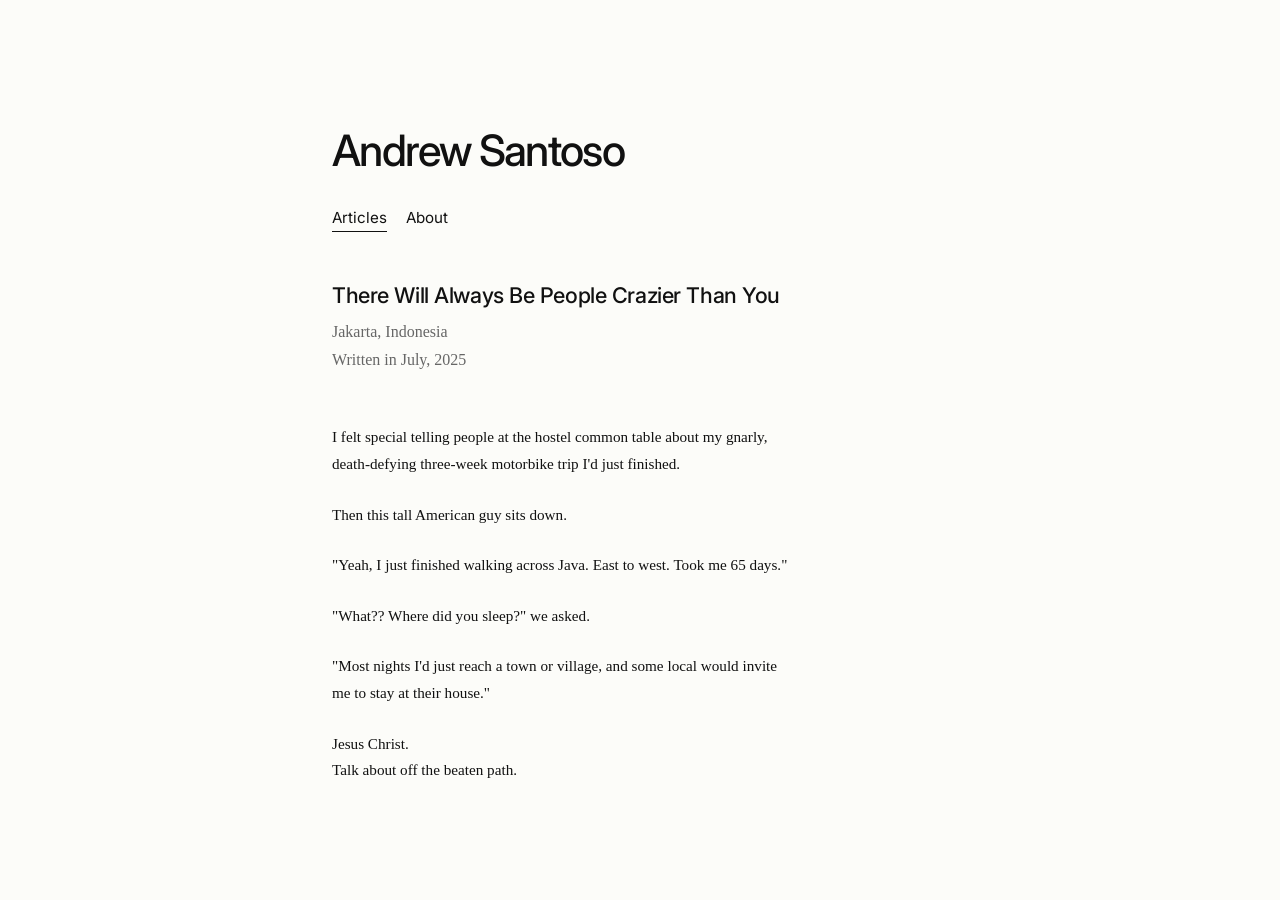
<file: articles/there-will-always-be-people-crazier-than-you.html>
<!doctype html>
<html lang="en">
  <head>
    <meta charset="UTF-8" />
    <meta name="viewport" content="width=device-width, initial-scale=1.0" />
    <link rel="stylesheet" href="/css/styles.css" />
    <title>There Will Always Be People Crazier Than You — Andrew Santoso</title>
    <link rel="preconnect" href="https://fonts.googleapis.com" />
    <link rel="preconnect" href="https://fonts.gstatic.com" crossorigin />
    <link
      href="https://fonts.googleapis.com/css2?family=Inter:wght@400;500;600&display=swap"
      rel="stylesheet"
    />
  </head>
  <body>
    <main class="page">
      <header>
        <h1 class="site-title">
          <a href="/">Andrew Santoso</a>
        </h1>
        <p class="subtitle"></p>

        <nav>
          <a href="/articles/" class="active">Articles</a>
          <a href="/about/">About</a>
        </nav>
      </header>
      <section class="main-content">
        <article>
          <h2 class="article-title">
            There Will Always Be People Crazier Than You
          </h2>
          <div class="article-meta">
            Jakarta, Indonesia<br />Written in July, 2025
          </div>

          <div class="article-body">
            <p>
              I felt special telling people at the hostel common table about my
              gnarly, death-defying three-week motorbike trip I'd just finished.
            </p>

            <p>Then this tall American guy sits down.</p>

            <p>
              "Yeah, I just finished walking across Java. East to west. Took me
              65 days."
            </p>

            <p>"What?? Where did you sleep?" we asked.</p>

            <p>
              "Most nights I'd just reach a town or village, and some local
              would invite me to stay at their house."
            </p>

            <p>
              Jesus Christ.<br />
              Talk about off the beaten path.
            </p>
          </div>
        </article>
      </section>
    </main>
  </body>
</html>
</file>
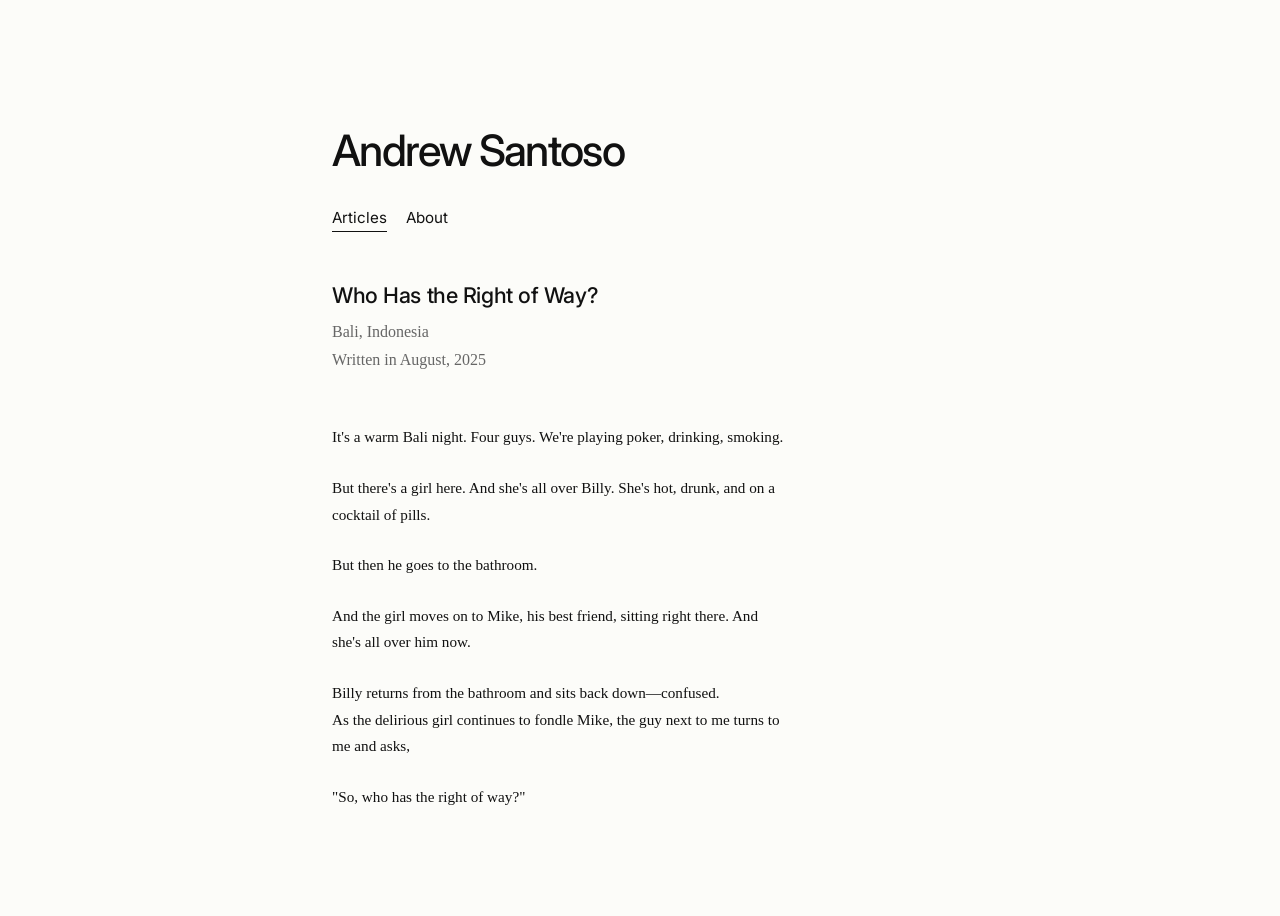
<file: articles/who-has-the-right-of-way.html>
<!doctype html>
<html lang="en">
  <head>
    <meta charset="UTF-8" />
    <meta name="viewport" content="width=device-width, initial-scale=1.0" />
    <link rel="stylesheet" href="/css/styles.css" />
    <title>
      Who Has the Right of Way? — Andrew Santoso
    </title>
    <link rel="preconnect" href="https://fonts.googleapis.com" />
    <link rel="preconnect" href="https://fonts.gstatic.com" crossorigin />
    <link
      href="https://fonts.googleapis.com/css2?family=Inter:wght@400;500;600&display=swap"
      rel="stylesheet"
    />
  </head>
  <body>
    <main class="page">
      <header>
        <h1 class="site-title">
          <a href="/">Andrew Santoso</a>
        </h1>
        <p class="subtitle"></p>

        <nav>
          <a href="/articles/" class="active">Articles</a>
          <a href="/about/">About</a>
        </nav>
      </header>
      <section class="main-content">
        <article>
          <h2 class="article-title">
            Who Has the Right of Way?
          </h2>
          <div class="article-meta">
            Bali, Indonesia <br>Written in August, 2025</br>
          </div>

          <div class="article-body">
            <p>
              It's a warm Bali night. Four guys. We're playing poker, drinking, smoking.
            </p>

            <p>But there's a girl here. And she's all over Billy. She's hot, drunk, and on a cocktail of pills.</p>

            <p>But then he goes to the bathroom.</p>

            <p>
              And the girl moves on to Mike, his best friend, sitting right there. And she's all over him now.
            </p>

            <p>
              Billy returns from the bathroom and sits back down—confused.<br />
              As the delirious girl continues to fondle Mike, the guy next to me turns to me and asks,
            </p>

            <p>"So, who has the right of way?"</p>
          </div>
        </article>
      </section>
    </main>
  </body>
</html>
</file>
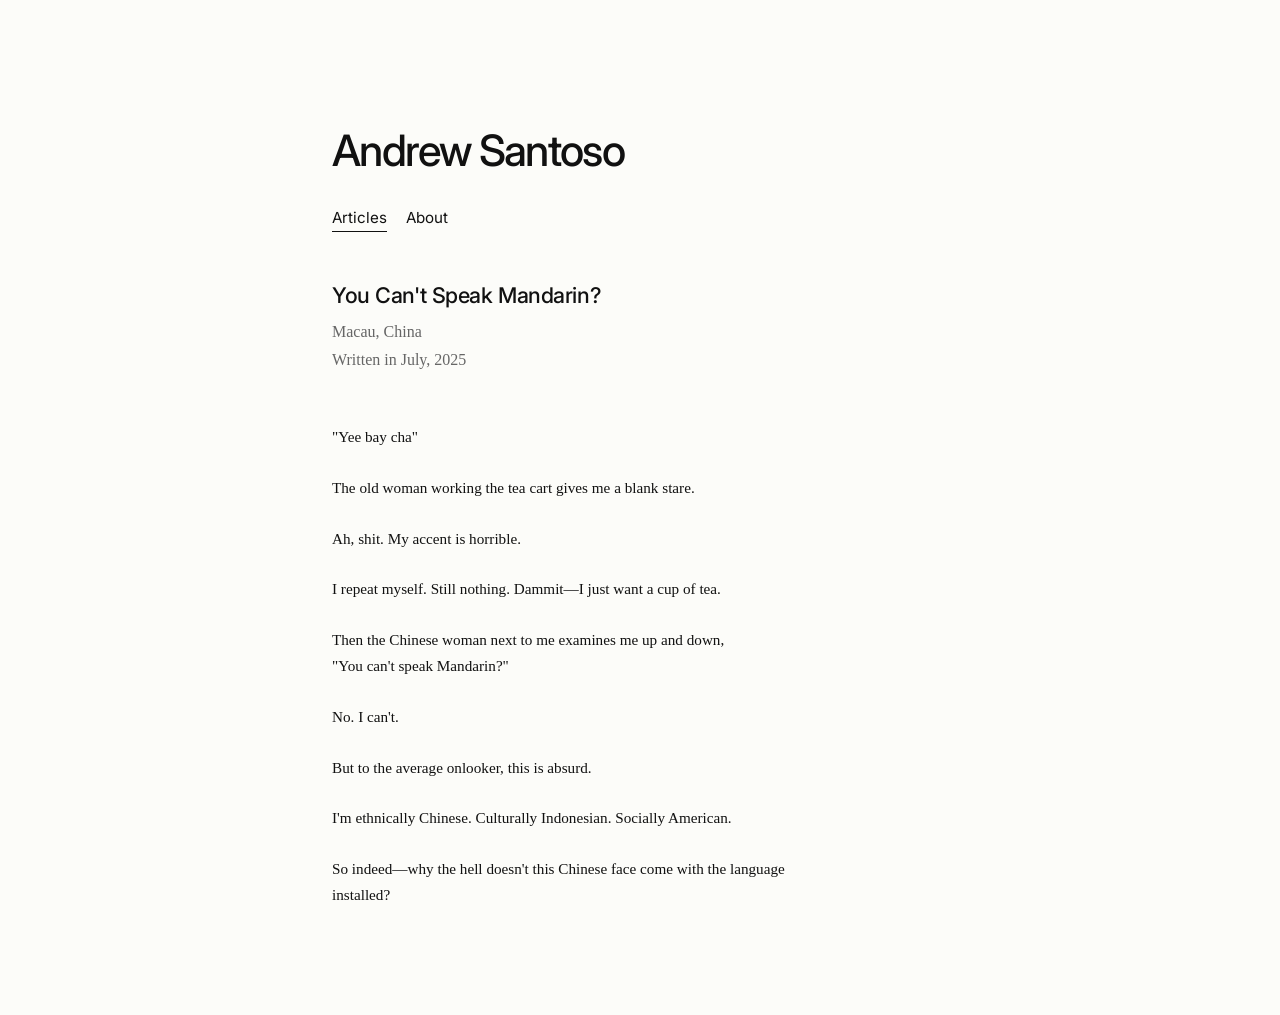
<file: articles/you-cant-speak-mandarin.html>
<!doctype html>
<html lang="en">
  <head>
    <meta charset="UTF-8" />
    <meta name="viewport" content="width=device-width, initial-scale=1.0" />
    <link rel="stylesheet" href="/css/styles.css" />
    <title>You Can't Speak Mandarin? — Andrew Santoso</title>
    <link rel="preconnect" href="https://fonts.googleapis.com" />
    <link rel="preconnect" href="https://fonts.gstatic.com" crossorigin />
    <link
      href="https://fonts.googleapis.com/css2?family=Inter:wght@400;500;600&display=swap"
      rel="stylesheet"
    />
  </head>
  <body>
    <main class="page">
      <header>
        <h1 class="site-title">
          <a href="/">Andrew Santoso</a>
        </h1>
        <p class="subtitle"></p>

        <nav>
          <a href="/articles/" class="active">Articles</a>
          <a href="/about/">About</a>
        </nav>
      </header>
      <section class="main-content">
        <article>
          <h2 class="article-title">You Can't Speak Mandarin?</h2>
          <div class="article-meta">
            Macau, China<br />Written in July, 2025
          </div>

          <div class="article-body">
            <p>"Yee bay cha"</p>

            <p>The old woman working the tea cart gives me a blank stare.</p>

            <p>Ah, shit. My accent is horrible.</p>

            <p>
              I repeat myself. Still nothing. Dammit—I just want a cup of tea.
            </p>

            <p>
              Then the Chinese woman next to me examines me up and down,<br />
              "You can't speak Mandarin?"
            </p>

            <p>No. I can't.</p>

            <p>But to the average onlooker, this is absurd.</p>

            <p>
              I'm ethnically Chinese. Culturally Indonesian. Socially American.
            </p>

            <p>
              So indeed—why the hell doesn't this Chinese face come with the
              language installed?
            </p>
          </div>
        </article>
      </section>
    </main>
  </body>
</html>
</file>
<file: css/styles.css>
:root {
  --text: #111111;
  --muted: #666666;
  --bg: #fcfcf9;
  --line: #e8e6df;

  --s1: 0.75rem;
  --s2: 1.2rem;
  --s3: 1.95rem;
  --s4: 3.15rem;
  --s5: 5.1rem;
}

* {
  box-sizing: border-box;
}

html {
  font-size: 16px;
}

body {
  margin: 0;
  background: var(--bg);
  color: var(--text);
  font-family: Georgia, "Times New Roman", serif;
  line-height: 1.75;
  -webkit-font-smoothing: antialiased;
  -moz-osx-font-smoothing: grayscale;
}

.page {
  max-width: 640px;
  margin: 0 auto;
  padding-top: 8rem;
  padding-left: var(--s1);
  padding-right: var(--s3);
  padding-bottom: var(--s5);
}

header {
  margin-bottom: var(--s3);
}

h1,
h2,
nav,
.article-title {
  font-family:
    "Inter",
    system-ui,
    -apple-system,
    sans-serif;
}

.site-title {
  font-size: 2.7rem;
  line-height: 1.05;
  font-weight: 500;
  margin: 0 0 var(--s1) 0;
  letter-spacing: -0.04em;
}

.site-title a {
  color: inherit;
  text-decoration: none;
}

.site-title a:hover {
  text-decoration: none;
}

.subtitle {
  color: var(--muted);
  font-size: 1rem;
  margin: 0 0 var(--s3) 0;
}

nav {
  display: flex;
  gap: var(--s2);
  flex-wrap: wrap;
  font-size: 0.95rem;
}

nav a {
  color: var(--text);
  text-decoration: none;
  border-bottom: 1px solid transparent;
}

nav a:hover,
nav a.active {
  border-bottom-color: var(--text);
}

.main-content {
  margin-top: var(--s4);
}

/* .content {
  margin-top: var(--s4);
} */

.content p {
  margin: 0 0 1.5rem 0;
  font-size: 0.95rem;
  max-width: 60ch;
}

/* Homepage / generic list styles */

.list {
  display: grid;
  gap: var(--s2);
}

.item {
  padding: 0;
}

.item:last-child {
  border-bottom: none;
  padding-bottom: 0;
}

/* Article list page */

.list .article-title {
  display: block;
  color: var(--text);
  text-decoration: none;
  font-size: 1.35rem;
  line-height: 1.2;
  font-weight: 500;
  letter-spacing: -0.02em;
  max-width: 50ch;
  margin: 0 0 0.6rem 0;
}

.list .article-title:hover {
  text-decoration: underline;
  text-underline-offset: 3px;
}

.list .article-meta {
  color: var(--muted);
  font-size: 1rem;
  margin-bottom: 0;
}

/* Individual article page */

/* article {
  margin-top: var(--s4);
} */

article .article-title {
  font-size: 1.35rem;
  line-height: 1.2;
  font-weight: 500;
  margin: 0 0 0.6rem 0;
  letter-spacing: -0.02em;
  max-width: 50ch;
}

article .article-meta {
  color: var(--muted);
  font-size: 1rem;
  margin-bottom: var(--s4);
}

.article-body p {
  margin: 0 0 1.5rem 0;
  font-size: 0.95rem;
  max-width: 60ch;
}

.article-body blockquote {
  margin: 2rem 0;
  padding-left: 1rem;
  border-left: 2px solid var(--line);
  color: var(--muted);
}

footer {
  margin-top: var(--s5);
  padding-top: var(--s3);
  border-top: 1px solid var(--line);
  color: var(--muted);
  font-size: 0.95rem;
}

@media (max-width: 680px) {
  html {
    font-size: 17px;
  }

  .page {
    padding: var(--s4) var(--s2);
  }

  .site-title {
    font-size: 2.2rem;
  }

  .list .article-title,
  article .article-title {
    font-size: 1.6rem;
  }
}
</file>
